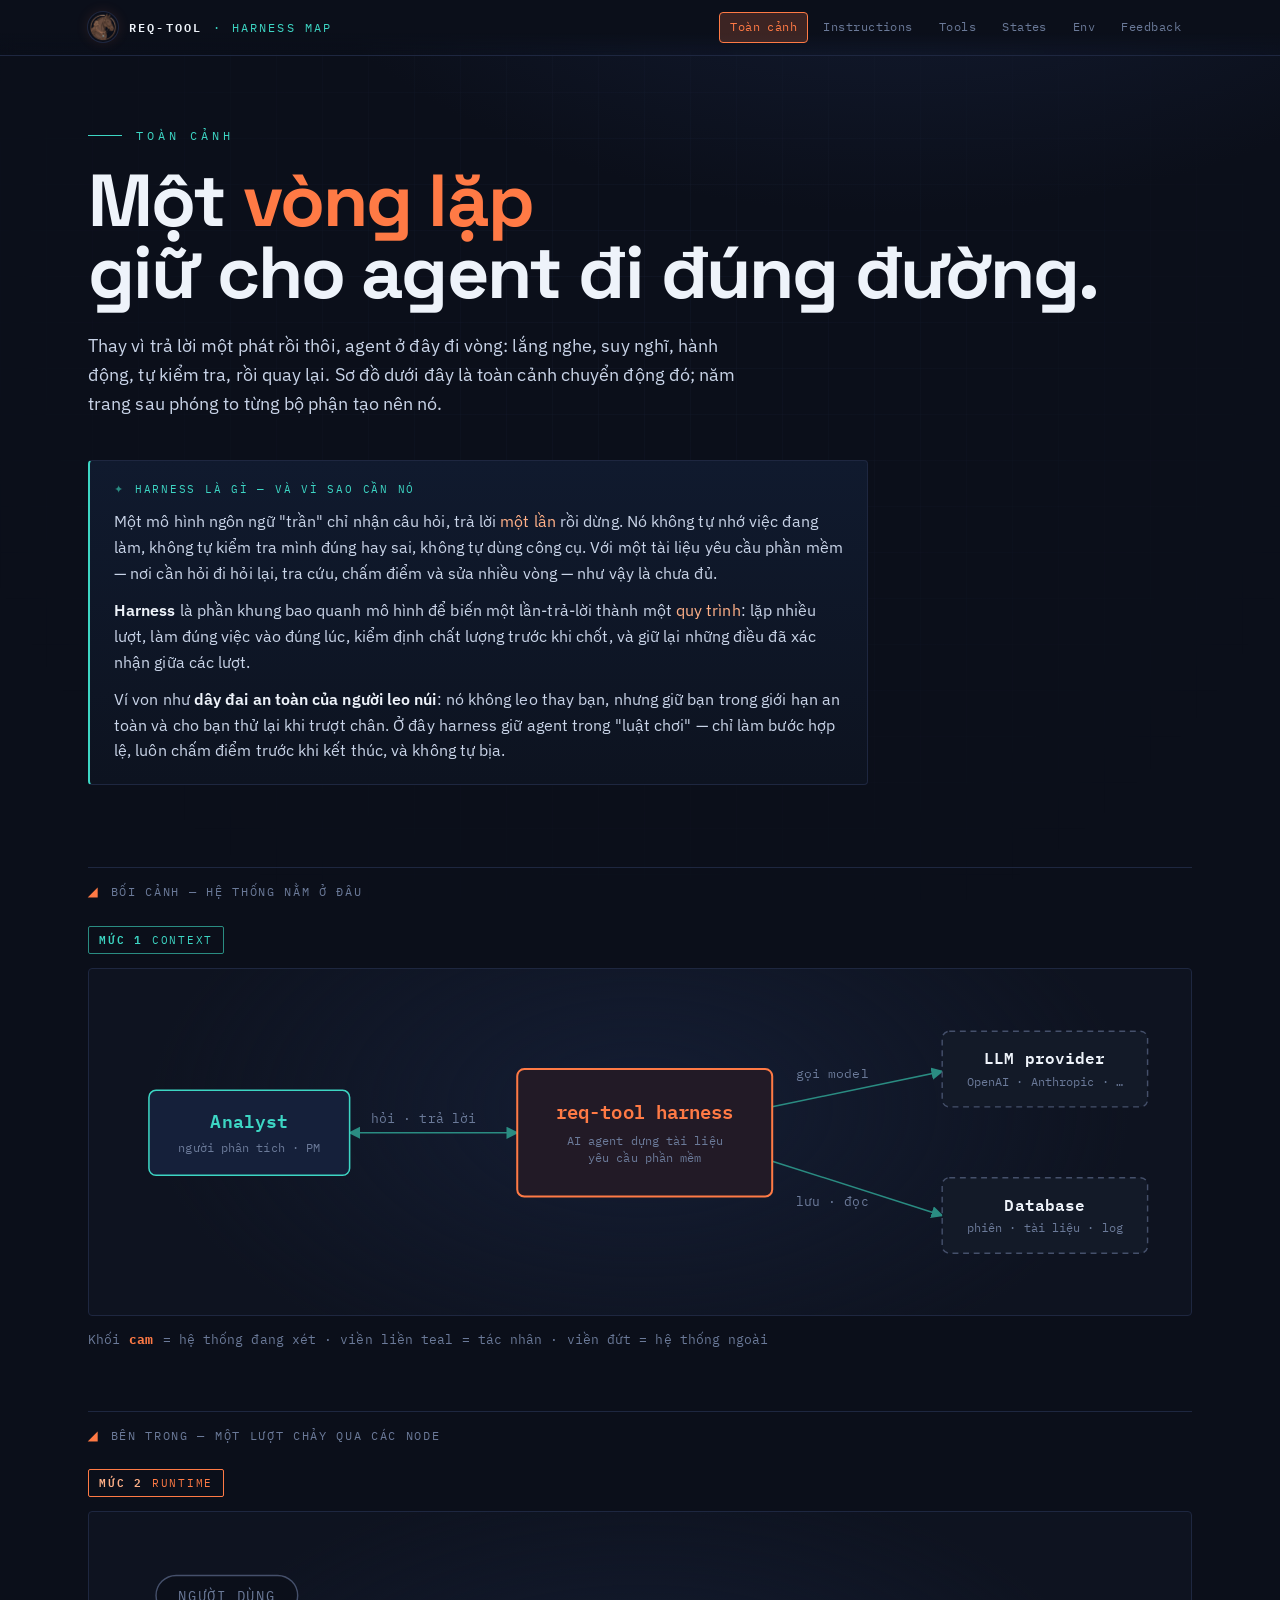
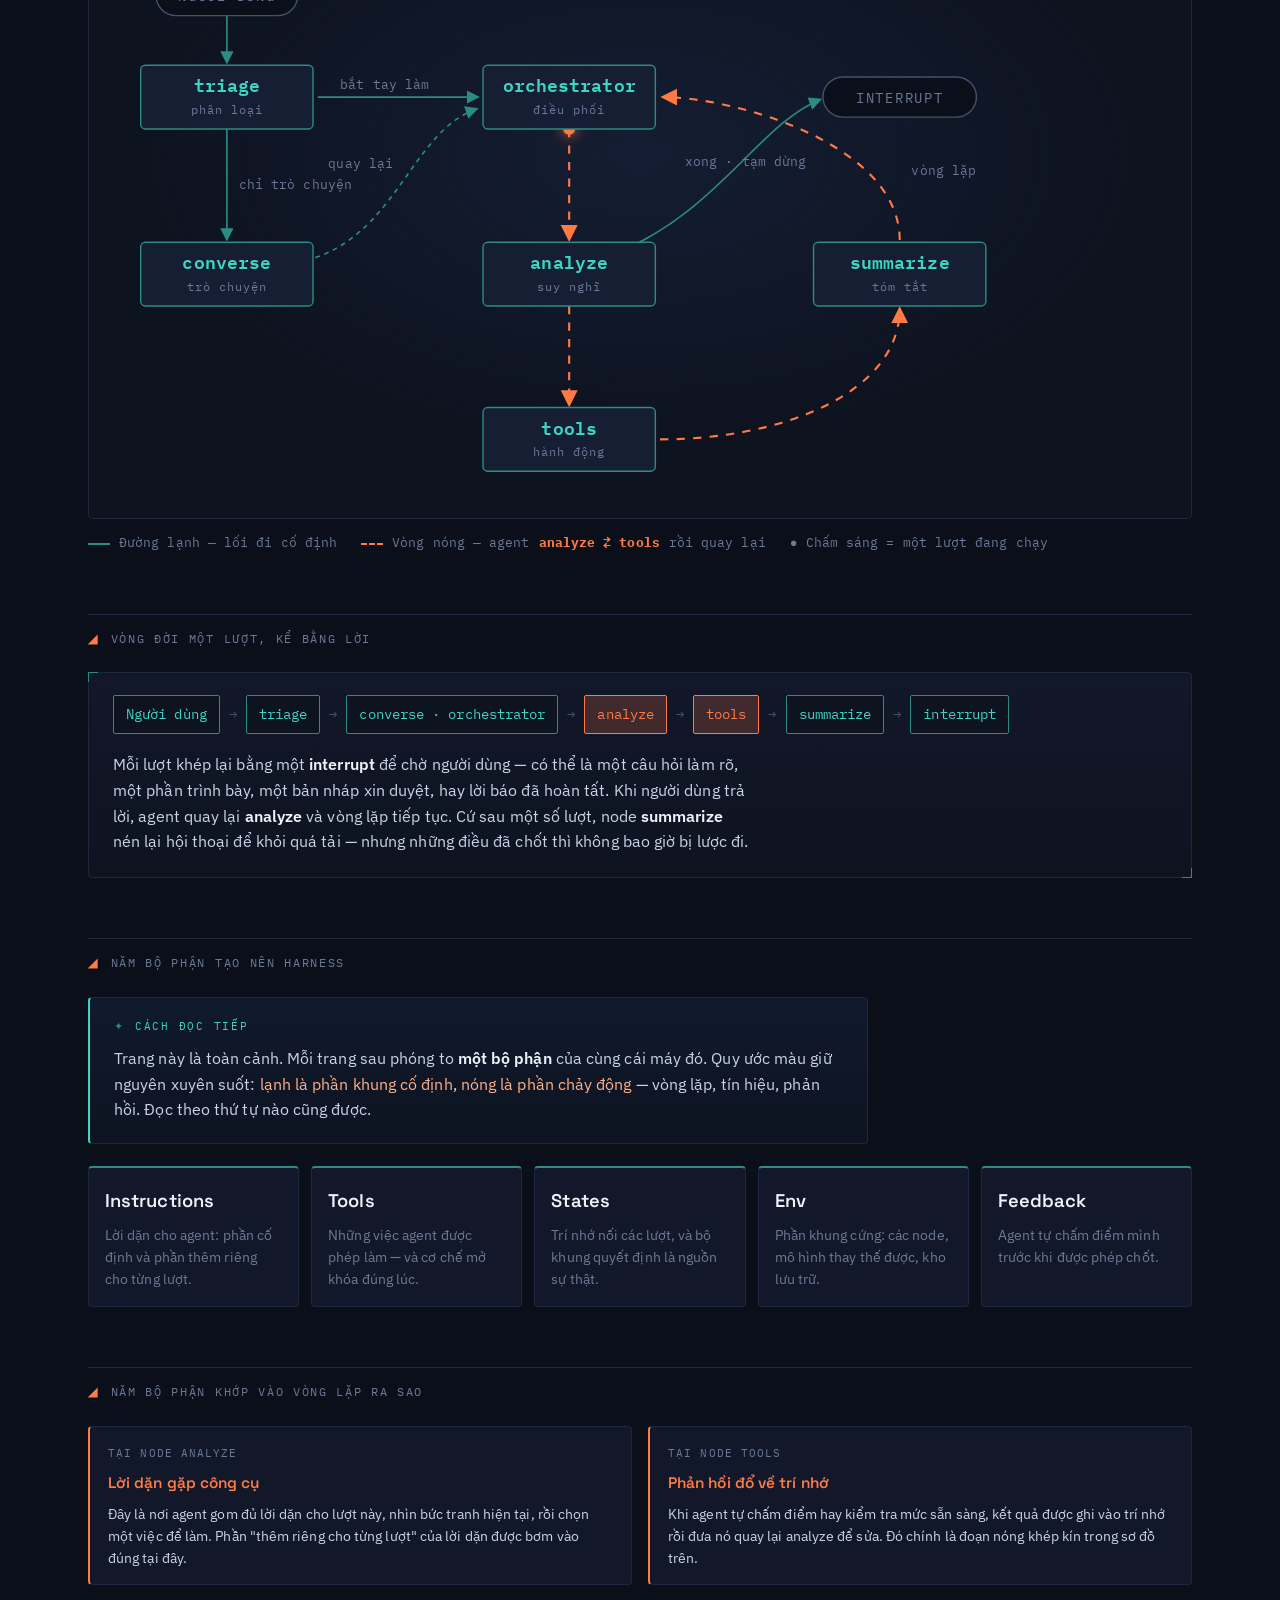
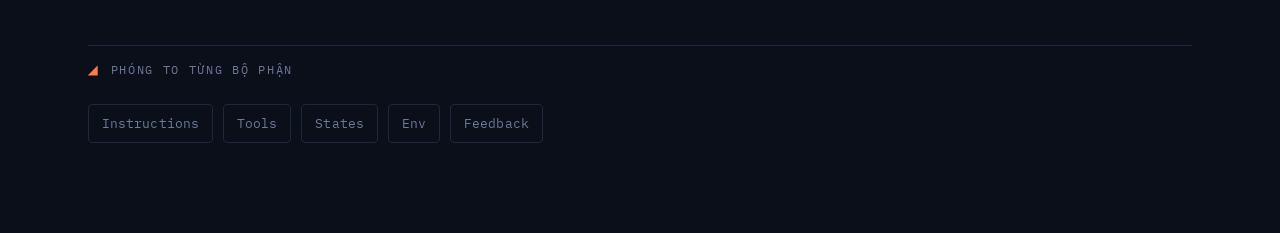
<file: index.html>
<!doctype html>
<html lang="vi">
  <head>
    <meta charset="UTF-8" />
    <meta name="viewport" content="width=device-width, initial-scale=1.0" />
    <title>Harness Map · Toàn cảnh</title>
    <meta
      name="description"
      content="Trực quan hóa harness: vòng lặp giúp một agent xử lý tài liệu yêu cầu phần mềm."
    />
    <link rel="icon" type="image/png" href="logo.png" />
    <meta property="og:type" content="website" />
    <meta property="og:site_name" content="req-tool · harness map" />
    <meta property="og:title" content="Harness Map · Toàn cảnh" />
    <meta
      property="og:description"
      content="Trực quan hóa harness: vòng lặp giúp một agent xử lý tài liệu yêu cầu phần mềm."
    />
    <meta
      property="og:image"
      content="https://unibean9.github.io/req-tool-harness/metadata.png"
    />
    <meta property="og:url" content="https://unibean9.github.io/req-tool-harness/" />
    <meta name="twitter:card" content="summary_large_image" />
    <meta
      name="twitter:image"
      content="https://unibean9.github.io/req-tool-harness/metadata.png"
    />
    <link rel="stylesheet" href="harness.css" />
  </head>
  <body>
    <nav class="nav">
      <div class="nav-inner">
        <a class="nav-brand" href="index.html"><img src="logo.png" alt="Harness logo" class="brand-logo" width="30" height="30" /><b>req-tool</b> · harness map</a>
        <div class="sheet-tabs">
          <a href="index.html" class="is-active">Toàn cảnh</a>
          <a href="instructions.html">Instructions</a>
          <a href="tools.html">Tools</a>
          <a href="states.html">States</a>
          <a href="env.html">Env</a>
          <a href="feedback.html">Feedback</a>
        </div>
      </div>
    </nav>

    <div class="wrap">
      <header class="sheet-head">
        <div class="eyebrow">Toàn cảnh</div>
        <h1 class="sheet-title">
          Một <span class="accent">vòng lặp</span><br />giữ cho agent đi đúng
          đường.
        </h1>
        <p class="lead">
          Thay vì trả lời một phát rồi thôi, agent ở đây đi vòng: lắng nghe, suy
          nghĩ, hành động, tự kiểm tra, rồi quay lại. Sơ đồ dưới đây là toàn
          cảnh chuyển động đó; năm trang sau phóng to từng bộ phận tạo nên nó.
        </p>
      </header>

      <!-- KHÁI NIỆM -->
      <section class="section" style="padding-top: 8px">
        <div class="note">
          <div class="nl">Harness là gì — và vì sao cần nó</div>
          <p>
            Một mô hình ngôn ngữ "trần" chỉ nhận câu hỏi, trả lời
            <em>một lần</em> rồi dừng. Nó không tự nhớ việc đang làm, không tự
            kiểm tra mình đúng hay sai, không tự dùng công cụ. Với một tài liệu
            yêu cầu phần mềm — nơi cần hỏi đi hỏi lại, tra cứu, chấm điểm và sửa
            nhiều vòng — như vậy là chưa đủ.
          </p>
          <p>
            <b>Harness</b> là phần khung bao quanh mô hình để biến một
            lần-trả-lời thành một <em>quy trình</em>: lặp nhiều lượt, làm đúng
            việc vào đúng lúc, kiểm định chất lượng trước khi chốt, và giữ lại
            những điều đã xác nhận giữa các lượt.
          </p>
          <p>
            Ví von như <b>dây đai an toàn của người leo núi</b>: nó không leo
            thay bạn, nhưng giữ bạn trong giới hạn an toàn và cho bạn thử lại
            khi trượt chân. Ở đây harness giữ agent trong "luật chơi" — chỉ làm
            bước hợp lệ, luôn chấm điểm trước khi kết thúc, và không tự bịa.
          </p>
        </div>
      </section>

      <!-- L1 CONTEXT -->
      <section class="section">
        <div class="section-label">
          <span class="sn">◢</span> Bối cảnh — hệ thống nằm ở đâu
        </div>
        <div style="margin-bottom: 14px">
          <span class="lvl t"><span class="ln">Mức 1</span> Context</span>
        </div>
        <div class="diagram-wrap">
          <svg viewBox="0 0 920 280" role="img" aria-label="Sơ đồ bối cảnh: Analyst dùng harness, harness gọi LLM và đọc ghi database">
            <defs>
              <marker id="ca" markerWidth="9" markerHeight="9" refX="7" refY="4" orient="auto-start-reverse">
                <path d="M0,0 L8,4 L0,8 Z" fill="#2A8C82"></path>
              </marker>
            </defs>
            <!-- edges -->
            <path class="c4-edge" d="M 214 132 L 356 132" marker-start="url(#ca)" marker-end="url(#ca)"></path>
            <text class="c4-elabel" x="232" y="124" font-size="11">hỏi · trả lời</text>
            <path class="c4-edge" d="M 572 110 L 716 80" marker-end="url(#ca)"></path>
            <text class="c4-elabel" x="592" y="86" font-size="11">gọi model</text>
            <path class="c4-edge" d="M 572 156 L 716 202" marker-end="url(#ca)"></path>
            <text class="c4-elabel" x="592" y="194" font-size="11">lưu · đọc</text>

            <!-- actor -->
            <rect class="c4-actor" x="44" y="96" width="170" height="72" rx="6"></rect>
            <text class="c4-ts" x="129" y="128" text-anchor="middle" font-size="15">Analyst</text>
            <text class="c4-cap" x="129" y="148" text-anchor="middle" font-size="10.5">người phân tích · PM</text>

            <!-- system in scope -->
            <rect class="c4-focus" x="356" y="78" width="216" height="108" rx="6"></rect>
            <text class="c4-th" x="464" y="120" text-anchor="middle" font-size="16">req-tool harness</text>
            <text class="c4-cap" x="464" y="142" text-anchor="middle" font-size="10.5">AI agent dựng tài liệu</text>
            <text class="c4-cap" x="464" y="157" text-anchor="middle" font-size="10.5">yêu cầu phần mềm</text>

            <!-- external systems -->
            <rect class="c4-ext" x="716" y="46" width="174" height="64" rx="6"></rect>
            <text class="c4-t" x="803" y="74" text-anchor="middle" font-size="13.5">LLM provider</text>
            <text class="c4-cap" x="803" y="92" text-anchor="middle" font-size="10">OpenAI · Anthropic · …</text>
            <rect class="c4-ext" x="716" y="170" width="174" height="64" rx="6"></rect>
            <text class="c4-t" x="803" y="198" text-anchor="middle" font-size="13.5">Database</text>
            <text class="c4-cap" x="803" y="216" text-anchor="middle" font-size="10">phiên · tài liệu · log</text>
          </svg>
        </div>
        <div class="legend">
          <span class="li">Khối <b style="color:var(--signal)">cam</b> = hệ thống đang xét · viền liền teal = tác nhân · viền đứt = hệ thống ngoài</span>
        </div>
      </section>

      <!-- HERO DIAGRAM -->
      <section class="section">
        <div class="section-label">
          <span class="sn">◢</span> Bên trong — một lượt chảy qua các node
        </div>
        <div style="margin-bottom: 14px">
          <span class="lvl"><span class="ln">Mức 2</span> Runtime</span>
        </div>

        <div class="diagram-wrap">
          <svg
            viewBox="0 0 920 500"
            role="img"
            aria-label="Sơ đồ luồng gồm sáu trạm: phân loại, trò chuyện, điều phối, suy nghĩ, hành động, tóm tắt"
          >
            <defs>
              <marker
                id="arr"
                markerWidth="9"
                markerHeight="9"
                refX="7"
                refY="4"
                orient="auto"
              >
                <path d="M0,0 L8,4 L0,8 Z" fill="#2A8C82"></path>
              </marker>
              <marker
                id="arrS"
                markerWidth="9"
                markerHeight="9"
                refX="7"
                refY="4"
                orient="auto"
              >
                <path d="M0,0 L8,4 L0,8 Z" fill="#FF7A45"></path>
              </marker>
            </defs>

            <!-- static teal edges -->
            <path
              class="edge"
              d="M 110 81 L 110 121"
              marker-end="url(#arr)"
            ></path>
            <path
              class="edge"
              d="M 187 150 L 323 150"
              marker-end="url(#arr)"
            ></path>
            <text class="edge-label" x="206" y="143">bắt tay làm</text>
            <path
              class="edge"
              d="M 110 177 L 110 271"
              marker-end="url(#arr)"
            ></path>
            <text class="edge-label" x="120" y="228">chỉ trò chuyện</text>
            <path
              class="edge"
              stroke-dasharray="4 4"
              d="M 185 286 C 255 262 268 178 322 160"
              marker-end="url(#arr)"
            ></path>
            <text class="edge-label" x="196" y="210">quay lại</text>
            <path
              class="edge"
              d="M 440 282 C 525 248 562 172 613 152"
              marker-end="url(#arr)"
            ></path>
            <text class="edge-label" x="498" y="208">xong · tạm dừng</text>

            <!-- hot amber loop -->
            <path
              class="edge-loop"
              d="M 400 177 L 400 271"
              marker-end="url(#arrS)"
            ></path>
            <path
              class="edge-loop"
              d="M 400 327 L 400 411"
              marker-end="url(#arrS)"
            ></path>
            <path
              class="edge-loop"
              d="M 477 440 C 582 440 680 400 680 329"
              marker-end="url(#arrS)"
            ></path>
            <path
              class="edge-loop"
              d="M 680 271 C 680 190 540 150 479 150"
              marker-end="url(#arrS)"
            ></path>
            <text class="edge-label" x="690" y="216" fill="#FF7A45">
              vòng lặp
            </text>

            <!-- moving signal packet -->
            <circle class="packet packet-path" r="5"></circle>

            <!-- IO pills -->
            <rect
              class="n-rect io"
              x="50"
              y="47"
              width="120"
              height="34"
              rx="17"
            ></rect>
            <text class="io-label" x="110" y="69" text-anchor="middle">
              NGƯỜI DÙNG
            </text>
            <rect
              class="n-rect io"
              x="615"
              y="133"
              width="130"
              height="34"
              rx="17"
            ></rect>
            <text class="io-label" x="680" y="155" text-anchor="middle">
              INTERRUPT
            </text>

            <!-- nodes -->
            <rect
              class="n-rect"
              x="37"
              y="123"
              width="146"
              height="54"
              rx="4"
            ></rect>
            <text class="n-label" x="110" y="146" text-anchor="middle">
              triage
            </text>
            <text class="n-sub" x="110" y="164" text-anchor="middle">
              phân loại
            </text>

            <rect
              class="n-rect"
              x="37"
              y="273"
              width="146"
              height="54"
              rx="4"
            ></rect>
            <text class="n-label" x="110" y="296" text-anchor="middle">
              converse
            </text>
            <text class="n-sub" x="110" y="314" text-anchor="middle">
              trò chuyện
            </text>

            <rect
              class="n-rect"
              x="327"
              y="123"
              width="146"
              height="54"
              rx="4"
            ></rect>
            <text class="n-label" x="400" y="146" text-anchor="middle">
              orchestrator
            </text>
            <text class="n-sub" x="400" y="164" text-anchor="middle">
              điều phối
            </text>

            <rect
              class="n-rect"
              x="327"
              y="273"
              width="146"
              height="54"
              rx="4"
              stroke="#FF7A45"
            ></rect>
            <text
              class="n-label"
              x="400"
              y="296"
              text-anchor="middle"
              fill="#FF7A45"
            >
              analyze
            </text>
            <text class="n-sub" x="400" y="314" text-anchor="middle">
              suy nghĩ
            </text>

            <rect
              class="n-rect"
              x="327"
              y="413"
              width="146"
              height="54"
              rx="4"
              stroke="#FF7A45"
            ></rect>
            <text
              class="n-label"
              x="400"
              y="436"
              text-anchor="middle"
              fill="#FF7A45"
            >
              tools
            </text>
            <text class="n-sub" x="400" y="454" text-anchor="middle">
              hành động
            </text>

            <rect
              class="n-rect"
              x="607"
              y="273"
              width="146"
              height="54"
              rx="4"
            ></rect>
            <text class="n-label" x="680" y="296" text-anchor="middle">
              summarize
            </text>
            <text class="n-sub" x="680" y="314" text-anchor="middle">
              tóm tắt
            </text>
          </svg>
        </div>

        <div class="legend">
          <span class="li"
            ><span class="sw"></span> Đường lạnh — lối đi cố định</span
          >
          <span class="li"
            ><span class="sw loop"></span> Vòng nóng — agent
            <b style="color: var(--signal)">analyze ⇄ tools</b> rồi quay
            lại</span
          >
          <span class="li">● Chấm sáng = một lượt đang chạy</span>
        </div>
      </section>

      <!-- LIFECYCLE -->
      <section class="section">
        <div class="section-label">
          <span class="sn">◢</span> Vòng đời một lượt, kể bằng lời
        </div>
        <div class="panel ticks">
          <div class="flow">
            <span class="node">Người dùng</span><span class="arr">→</span>
            <span class="node">triage</span><span class="arr">→</span>
            <span class="node">converse · orchestrator</span
            ><span class="arr">→</span> <span class="node s">analyze</span
            ><span class="arr">→</span> <span class="node s">tools</span
            ><span class="arr">→</span>
            <span class="node">summarize</span
            ><span class="arr">→</span>
            <span class="node">interrupt</span>
          </div>
          <p class="p" style="margin-top: 18px; margin-bottom: 0">
            Mỗi lượt khép lại bằng một <b>interrupt</b> để chờ người dùng — có
            thể là một câu hỏi làm rõ, một phần trình bày, một bản nháp xin
            duyệt, hay lời báo đã hoàn tất. Khi người dùng trả lời, agent quay
            lại <b>analyze</b> và vòng lặp tiếp tục. Cứ sau một số lượt, node
            <b>summarize</b> nén lại hội thoại để khỏi quá tải — nhưng những
            điều đã chốt thì không bao giờ bị lược đi.
          </p>
        </div>
      </section>

      <!-- COMPONENT MAP -->
      <section class="section">
        <div class="section-label">
          <span class="sn">◢</span> Năm bộ phận tạo nên harness
        </div>
        <div class="note" style="margin-bottom: 22px">
          <div class="nl">Cách đọc tiếp</div>
          <p>
            Trang này là toàn cảnh. Mỗi trang sau phóng to
            <b>một bộ phận</b> của cùng cái máy đó. Quy ước màu giữ nguyên xuyên
            suốt: <em>lạnh là phần khung cố định</em>,
            <em>nóng là phần chảy động</em> — vòng lặp, tín hiệu, phản hồi. Đọc
            theo thứ tự nào cũng được.
          </p>
        </div>
        <div class="map-grid">
          <a class="map-card" href="instructions.html">
            <span class="mt">Instructions</span>
            <span class="md"
              >Lời dặn cho agent: phần cố định và phần thêm riêng cho từng
              lượt.</span
            >
          </a>
          <a class="map-card" href="tools.html">
            <span class="mt">Tools</span>
            <span class="md"
              >Những việc agent được phép làm — và cơ chế mở khóa đúng
              lúc.</span
            >
          </a>
          <a class="map-card" href="states.html">
            <span class="mt">States</span>
            <span class="md"
              >Trí nhớ nối các lượt, và bộ khung quyết định là nguồn sự
              thật.</span
            >
          </a>
          <a class="map-card" href="env.html">
            <span class="mt">Env</span>
            <span class="md"
              >Phần khung cứng: các node, mô hình thay thế được, kho lưu
              trữ.</span
            >
          </a>
          <a class="map-card" href="feedback.html">
            <span class="mt">Feedback</span>
            <span class="md"
              >Agent tự chấm điểm mình trước khi được phép chốt.</span
            >
          </a>
        </div>
      </section>

      <!-- HOW THEY CONNECT -->
      <section class="section">
        <div class="section-label">
          <span class="sn">◢</span> Năm bộ phận khớp vào vòng lặp ra sao
        </div>
        <div class="grid cols-2">
          <div class="card signal">
            <div class="kind">tại node analyze</div>
            <div
              class="name"
              style="font-family: var(--display); color: var(--signal)"
            >
              Lời dặn gặp công cụ
            </div>
            <div class="desc">
              Đây là nơi agent gom đủ lời dặn cho lượt này, nhìn bức tranh hiện
              tại, rồi chọn một việc để làm. Phần "thêm riêng cho từng lượt" của
              lời dặn được bơm vào đúng tại đây.
            </div>
          </div>
          <div class="card signal">
            <div class="kind">tại node tools</div>
            <div
              class="name"
              style="font-family: var(--display); color: var(--signal)"
            >
              Phản hồi đổ về trí nhớ
            </div>
            <div class="desc">
              Khi agent tự chấm điểm hay kiểm tra mức sẵn sàng, kết quả được ghi
              vào trí nhớ rồi đưa nó quay lại analyze để sửa. Đó chính là
              đoạn nóng khép kín trong sơ đồ trên.
            </div>
          </div>
        </div>
      </section>

      <!-- EXPLORE -->
      <section class="section">
        <div class="section-label">
          <span class="sn">◢</span> Phóng to từng bộ phận
        </div>
        <div class="xlinks">
          <a class="xlink" href="instructions.html">Instructions</a>
          <a class="xlink" href="tools.html">Tools</a>
          <a class="xlink" href="states.html">States</a>
          <a class="xlink" href="env.html">Env</a>
          <a class="xlink" href="feedback.html">Feedback</a>
        </div>
      </section>
      <div style="height: 60px"></div>
    </div>
  </body>
</html>
</file>
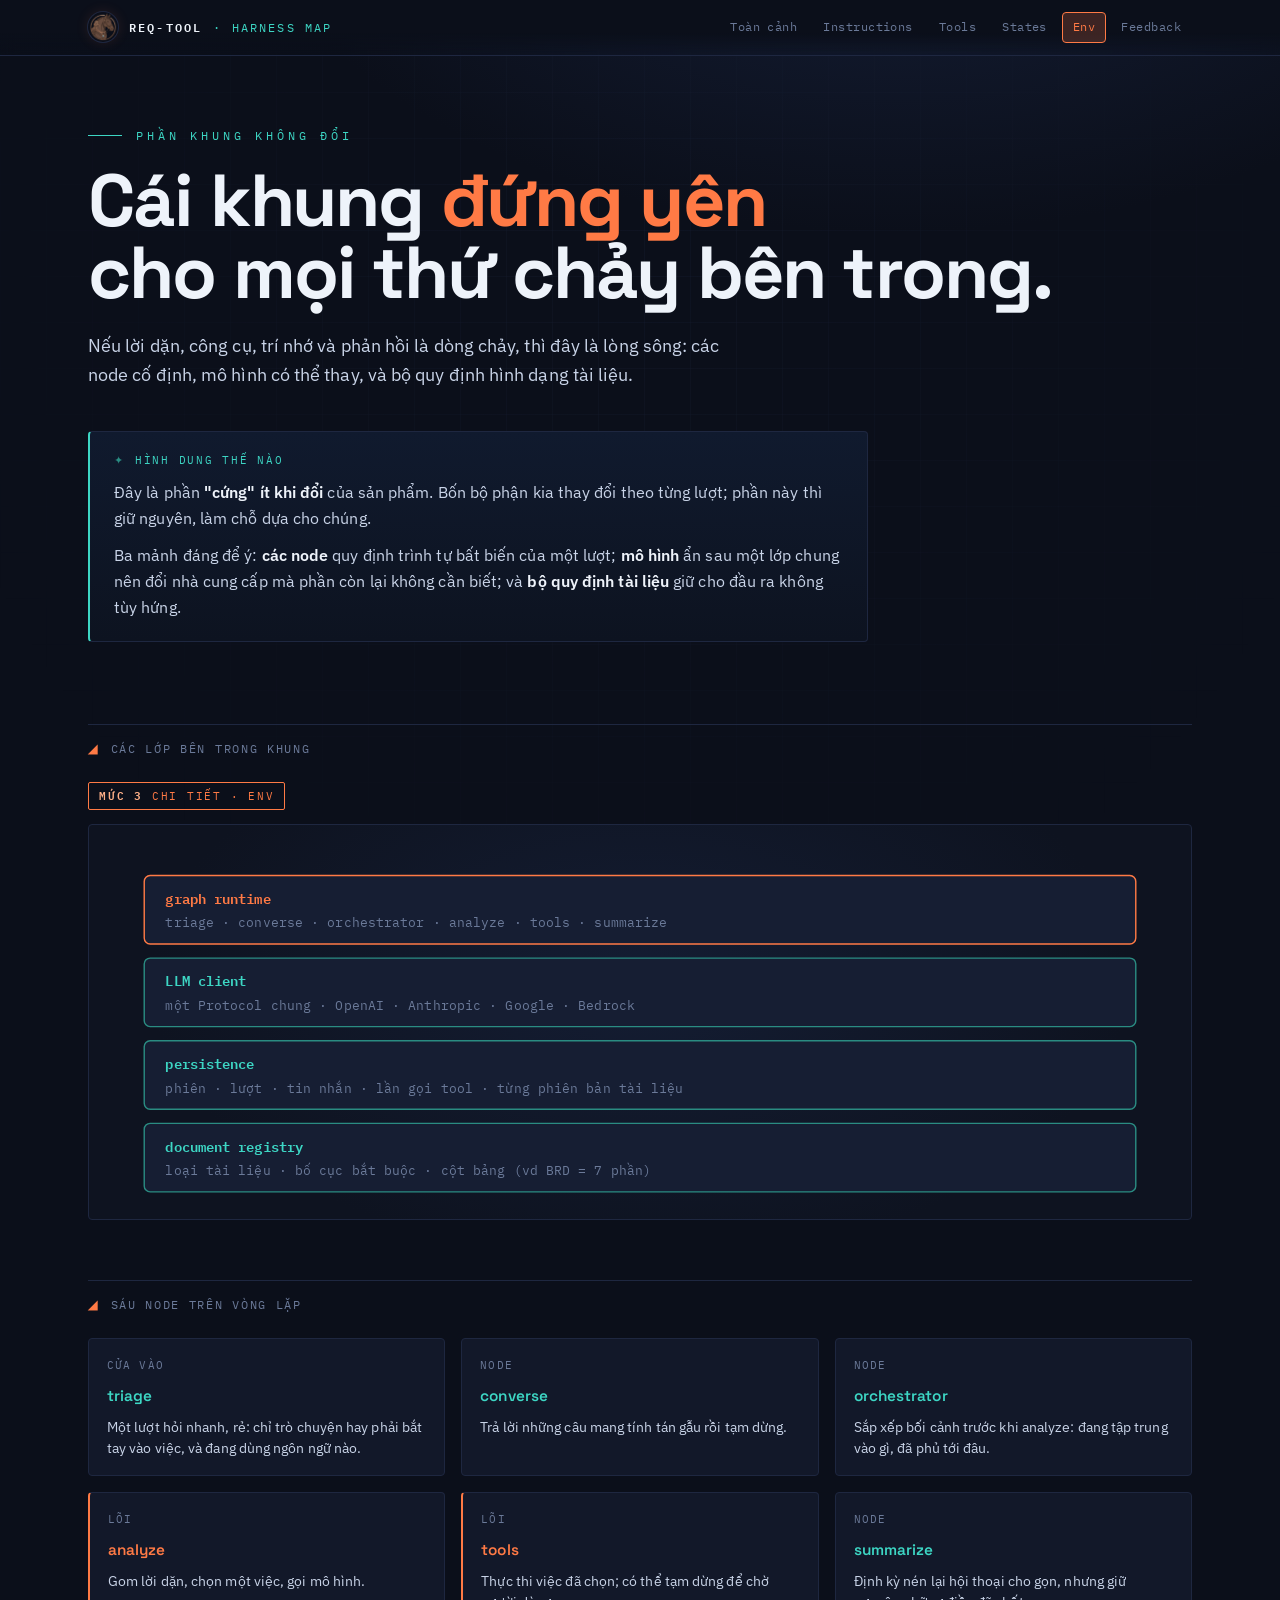
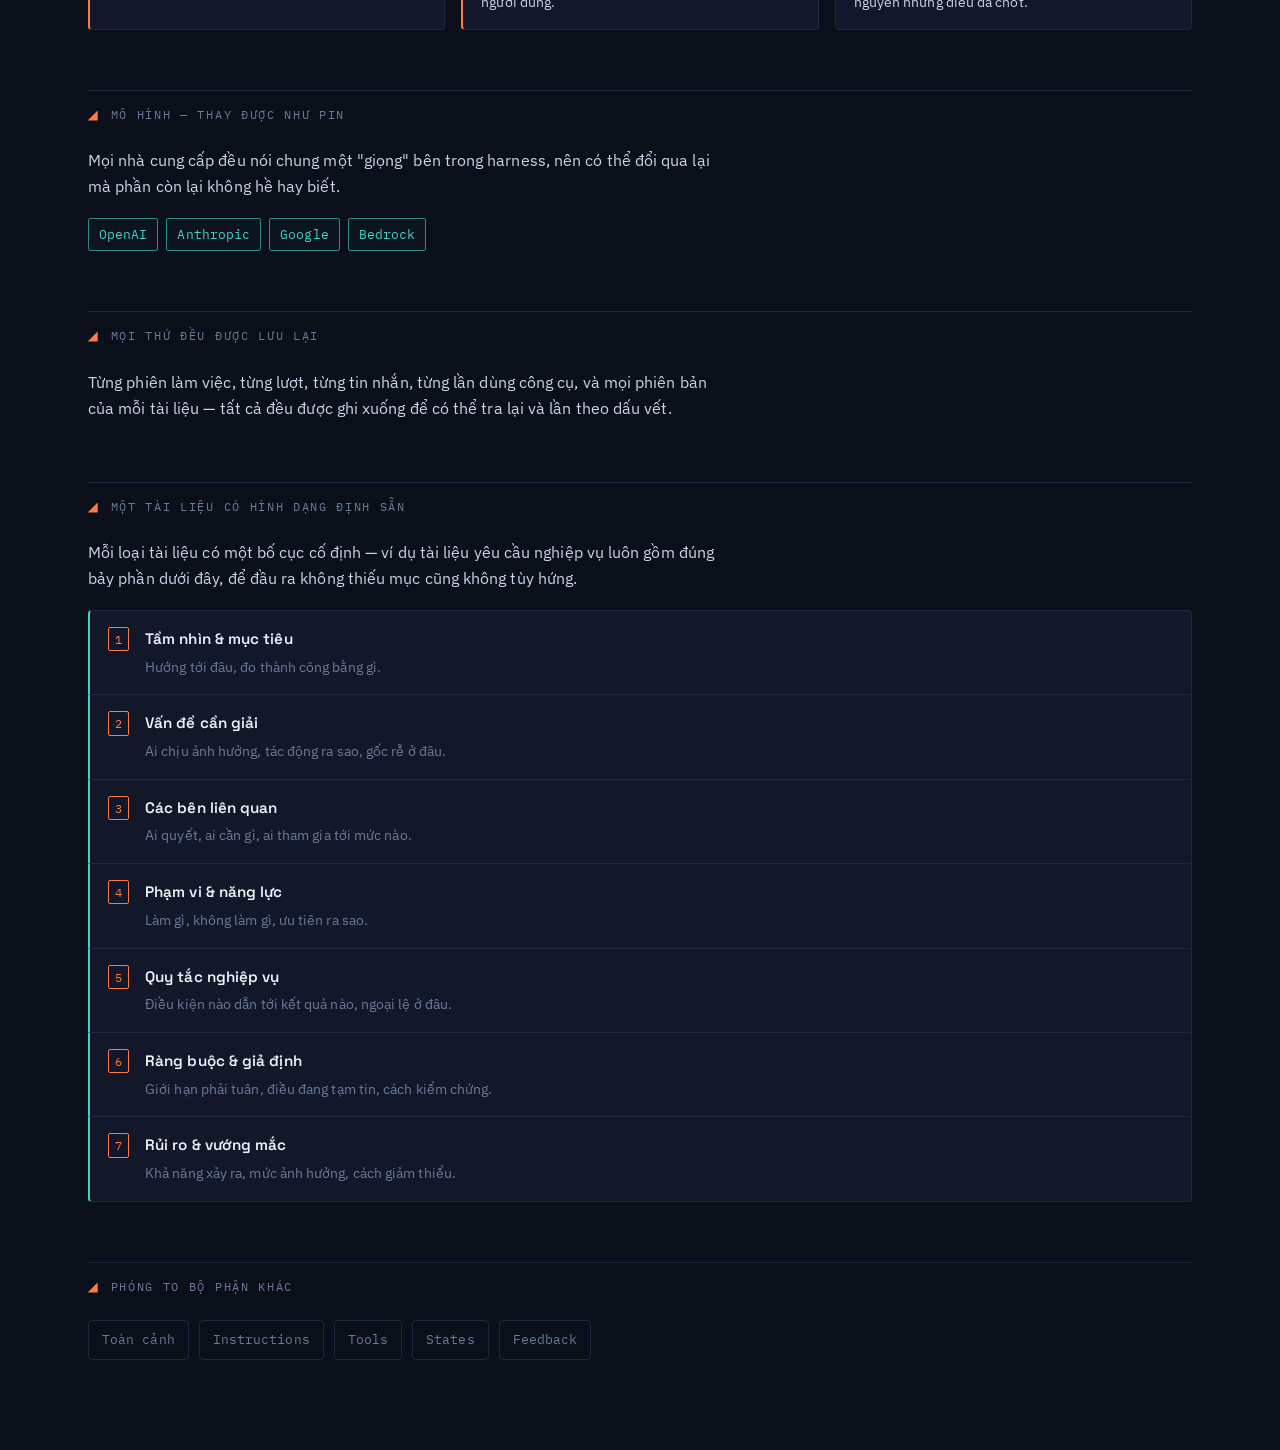
<file: env.html>
<!DOCTYPE html>
<html lang="vi">
<head>
<meta charset="UTF-8">
<meta name="viewport" content="width=device-width, initial-scale=1.0">
<title>Harness Map · Env</title>
<meta name="description" content="Phần khung cứng: các node, mô hình thay thế được, kho lưu trữ.">
<link rel="icon" type="image/png" href="logo.png">
<meta property="og:type" content="website">
<meta property="og:site_name" content="req-tool · harness map">
<meta property="og:title" content="Harness Map · Env">
<meta property="og:description" content="Phần khung cứng: các node, mô hình thay thế được, kho lưu trữ.">
<meta property="og:image" content="https://unibean9.github.io/req-tool-harness/metadata.png">
<meta property="og:url" content="https://unibean9.github.io/req-tool-harness/env.html">
<meta name="twitter:card" content="summary_large_image">
<meta name="twitter:image" content="https://unibean9.github.io/req-tool-harness/metadata.png">
<link rel="stylesheet" href="harness.css">
</head>
<body>

<nav class="nav">
  <div class="nav-inner">
    <a class="nav-brand" href="index.html"><img src="logo.png" alt="Harness logo" class="brand-logo" width="30" height="30"><b>req-tool</b> · harness map</a>
    <div class="sheet-tabs">
      <a href="index.html">Toàn cảnh</a>
      <a href="instructions.html">Instructions</a>
      <a href="tools.html">Tools</a>
      <a href="states.html">States</a>
      <a href="env.html" class="is-active">Env</a>
      <a href="feedback.html">Feedback</a>
    </div>
  </div>
</nav>

<div class="wrap">

  <header class="sheet-head">
    <div class="eyebrow">Phần khung không đổi</div>
    <h1 class="sheet-title">Cái khung <span class="accent">đứng yên</span><br>cho mọi thứ chảy bên trong.</h1>
    <p class="lead">Nếu lời dặn, công cụ, trí nhớ và phản hồi là dòng chảy, thì đây là lòng sông: các node cố định, mô hình có thể thay, và bộ quy định hình dạng tài liệu.</p>
  </header>

  <section class="section" style="padding-top:8px">
    <div class="note">
      <div class="nl">Hình dung thế nào</div>
      <p>Đây là phần <b>"cứng" ít khi đổi</b> của sản phẩm. Bốn bộ phận kia thay đổi theo từng lượt; phần này thì giữ nguyên, làm chỗ dựa cho chúng.</p>
      <p>Ba mảnh đáng để ý: <b>các node</b> quy định trình tự bất biến của một lượt; <b>mô hình</b> ẩn sau một lớp chung nên đổi nhà cung cấp mà phần còn lại không cần biết; và <b>bộ quy định tài liệu</b> giữ cho đầu ra không tùy hứng.</p>
    </div>
  </section>

  <!-- L3 DIAGRAM -->
  <section class="section">
    <div class="section-label"><span class="sn">◢</span> Các lớp bên trong khung</div>
    <div style="margin-bottom:14px"><span class="lvl"><span class="ln">Mức 3</span> Chi tiết · env</span></div>
    <div class="diagram-wrap">
      <svg viewBox="0 0 920 320" role="img" aria-label="Bốn lớp container: graph runtime, LLM client, persistence, registry">
        <rect class="c4-box hot" x="40" y="36" width="840" height="58" rx="5"></rect>
        <text class="c4-th" x="58" y="60" font-size="12">graph runtime</text>
        <text class="c4-cap" x="58" y="80" font-size="11">triage · converse · orchestrator · analyze · tools · summarize</text>
        <rect class="c4-box" x="40" y="106" width="840" height="58" rx="5"></rect>
        <text class="c4-ts" x="58" y="130" font-size="12">LLM client</text>
        <text class="c4-cap" x="58" y="150" font-size="11">một Protocol chung · OpenAI · Anthropic · Google · Bedrock</text>
        <rect class="c4-box" x="40" y="176" width="840" height="58" rx="5"></rect>
        <text class="c4-ts" x="58" y="200" font-size="12">persistence</text>
        <text class="c4-cap" x="58" y="220" font-size="11">phiên · lượt · tin nhắn · lần gọi tool · từng phiên bản tài liệu</text>
        <rect class="c4-box" x="40" y="246" width="840" height="58" rx="5"></rect>
        <text class="c4-ts" x="58" y="270" font-size="12">document registry</text>
        <text class="c4-cap" x="58" y="290" font-size="11">loại tài liệu · bố cục bắt buộc · cột bảng (vd BRD = 7 phần)</text>
      </svg>
    </div>
  </section>

  <!-- STATIONS -->
  <section class="section">
    <div class="section-label"><span class="sn">◢</span> Sáu node trên vòng lặp</div>
    <div class="grid cols-3">
      <div class="card"><div class="kind">cửa vào</div><div class="name" style="font-family:var(--display)">triage</div><div class="desc">Một lượt hỏi nhanh, rẻ: chỉ trò chuyện hay phải bắt tay vào việc, và đang dùng ngôn ngữ nào.</div></div>
      <div class="card"><div class="kind">node</div><div class="name" style="font-family:var(--display)">converse</div><div class="desc">Trả lời những câu mang tính tán gẫu rồi tạm dừng.</div></div>
      <div class="card"><div class="kind">node</div><div class="name" style="font-family:var(--display)">orchestrator</div><div class="desc">Sắp xếp bối cảnh trước khi analyze: đang tập trung vào gì, đã phủ tới đâu.</div></div>
      <div class="card signal"><div class="kind">lõi</div><div class="name" style="font-family:var(--display);color:var(--signal)">analyze</div><div class="desc">Gom lời dặn, chọn một việc, gọi mô hình.</div></div>
      <div class="card signal"><div class="kind">lõi</div><div class="name" style="font-family:var(--display);color:var(--signal)">tools</div><div class="desc">Thực thi việc đã chọn; có thể tạm dừng để chờ người dùng.</div></div>
      <div class="card"><div class="kind">node</div><div class="name" style="font-family:var(--display)">summarize</div><div class="desc">Định kỳ nén lại hội thoại cho gọn, nhưng giữ nguyên những điều đã chốt.</div></div>
    </div>
  </section>

  <!-- MODELS -->
  <section class="section">
    <div class="section-label"><span class="sn">◢</span> Mô hình — thay được như pin</div>
    <p class="p">Mọi nhà cung cấp đều nói chung một "giọng" bên trong harness, nên có thể đổi qua lại mà phần còn lại không hề hay biết.</p>
    <div class="chips">
      <span class="chip t">OpenAI</span><span class="chip t">Anthropic</span><span class="chip t">Google</span><span class="chip t">Bedrock</span>
    </div>
  </section>

  <!-- PERSISTENCE -->
  <section class="section">
    <div class="section-label"><span class="sn">◢</span> Mọi thứ đều được lưu lại</div>
    <p class="p" style="margin-bottom:0">Từng phiên làm việc, từng lượt, từng tin nhắn, từng lần dùng công cụ, và mọi phiên bản của mỗi tài liệu — tất cả đều được ghi xuống để có thể tra lại và lần theo dấu vết.</p>
  </section>

  <!-- DOC SHAPE -->
  <section class="section">
    <div class="section-label"><span class="sn">◢</span> Một tài liệu có hình dạng định sẵn</div>
    <p class="p">Mỗi loại tài liệu có một bố cục cố định — ví dụ tài liệu yêu cầu nghiệp vụ luôn gồm đúng bảy phần dưới đây, để đầu ra không thiếu mục cũng không tùy hứng.</p>
    <div class="stack">
      <div class="stack-item stat"><span class="step-n">1</span><div class="body"><div class="ti" style="font-family:var(--display)">Tầm nhìn &amp; mục tiêu</div><div class="sub">Hướng tới đâu, đo thành công bằng gì.</div></div></div>
      <div class="stack-item stat"><span class="step-n">2</span><div class="body"><div class="ti" style="font-family:var(--display)">Vấn đề cần giải</div><div class="sub">Ai chịu ảnh hưởng, tác động ra sao, gốc rễ ở đâu.</div></div></div>
      <div class="stack-item stat"><span class="step-n">3</span><div class="body"><div class="ti" style="font-family:var(--display)">Các bên liên quan</div><div class="sub">Ai quyết, ai cần gì, ai tham gia tới mức nào.</div></div></div>
      <div class="stack-item stat"><span class="step-n">4</span><div class="body"><div class="ti" style="font-family:var(--display)">Phạm vi &amp; năng lực</div><div class="sub">Làm gì, không làm gì, ưu tiên ra sao.</div></div></div>
      <div class="stack-item stat"><span class="step-n">5</span><div class="body"><div class="ti" style="font-family:var(--display)">Quy tắc nghiệp vụ</div><div class="sub">Điều kiện nào dẫn tới kết quả nào, ngoại lệ ở đâu.</div></div></div>
      <div class="stack-item stat"><span class="step-n">6</span><div class="body"><div class="ti" style="font-family:var(--display)">Ràng buộc &amp; giả định</div><div class="sub">Giới hạn phải tuân, điều đang tạm tin, cách kiểm chứng.</div></div></div>
      <div class="stack-item stat"><span class="step-n">7</span><div class="body"><div class="ti" style="font-family:var(--display)">Rủi ro &amp; vướng mắc</div><div class="sub">Khả năng xảy ra, mức ảnh hưởng, cách giảm thiểu.</div></div></div>
    </div>
  </section>

  <section class="section">
    <div class="section-label"><span class="sn">◢</span> Phóng to bộ phận khác</div>
    <div class="xlinks">
      <a class="xlink" href="index.html">Toàn cảnh</a>
      <a class="xlink" href="instructions.html">Instructions</a>
      <a class="xlink" href="tools.html">Tools</a>
      <a class="xlink" href="states.html">States</a>
      <a class="xlink" href="feedback.html">Feedback</a>
    </div>
  </section>
  <div style="height:60px"></div>

</div>
</body>
</html>
</file>
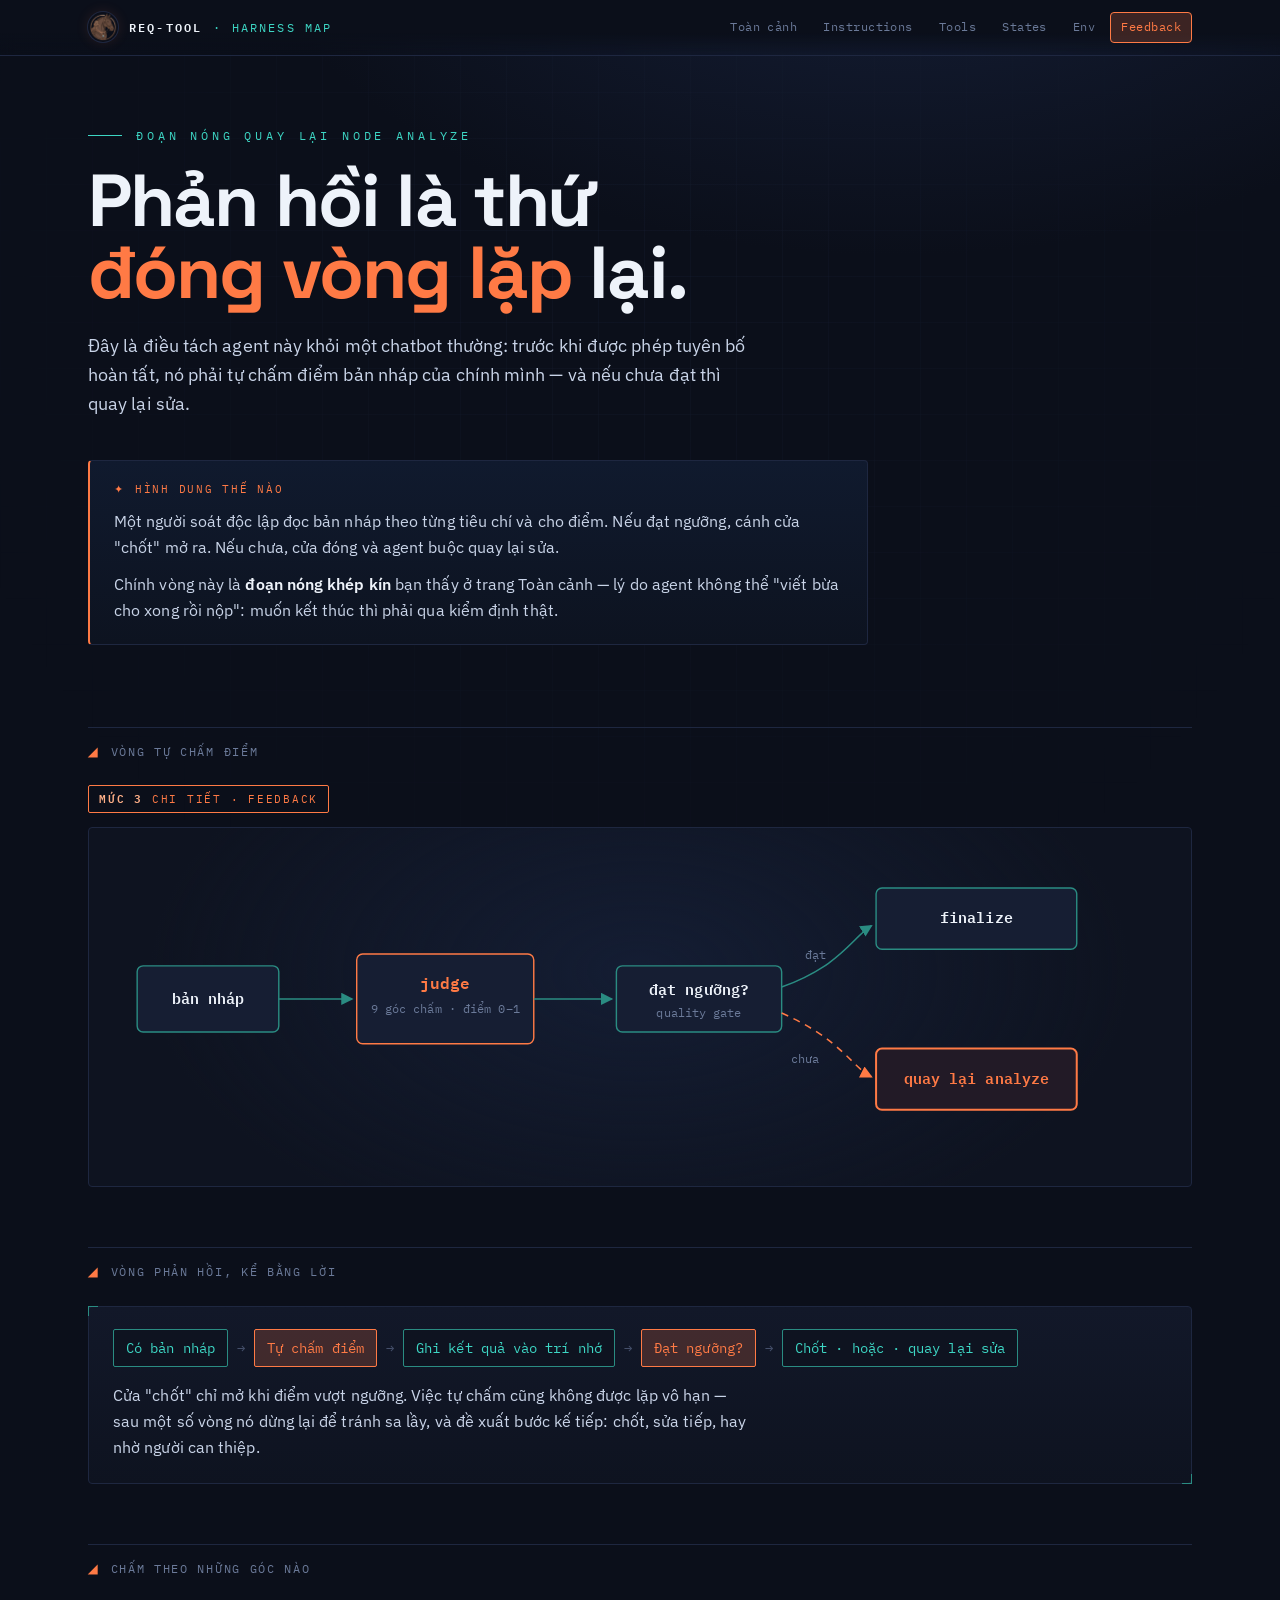
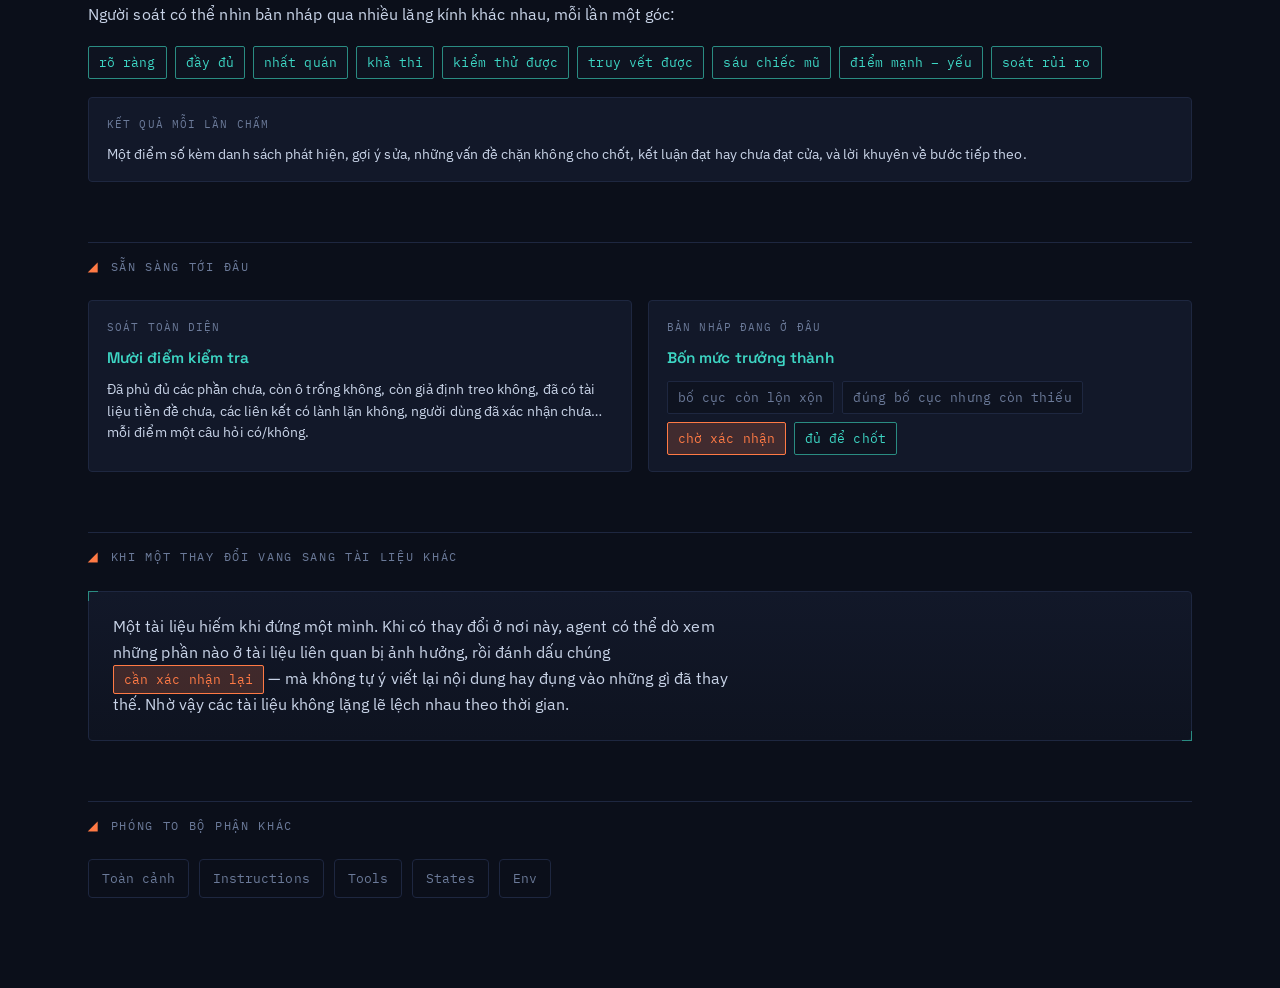
<file: feedback.html>
<!DOCTYPE html>
<html lang="vi">
<head>
<meta charset="UTF-8">
<meta name="viewport" content="width=device-width, initial-scale=1.0">
<title>Harness Map · Feedback</title>
<meta name="description" content="Agent tự chấm điểm mình trước khi được phép chốt.">
<link rel="icon" type="image/png" href="logo.png">
<meta property="og:type" content="website">
<meta property="og:site_name" content="req-tool · harness map">
<meta property="og:title" content="Harness Map · Feedback">
<meta property="og:description" content="Agent tự chấm điểm mình trước khi được phép chốt.">
<meta property="og:image" content="https://unibean9.github.io/req-tool-harness/metadata.png">
<meta property="og:url" content="https://unibean9.github.io/req-tool-harness/feedback.html">
<meta name="twitter:card" content="summary_large_image">
<meta name="twitter:image" content="https://unibean9.github.io/req-tool-harness/metadata.png">
<link rel="stylesheet" href="harness.css">
</head>
<body>

<nav class="nav">
  <div class="nav-inner">
    <a class="nav-brand" href="index.html"><img src="logo.png" alt="Harness logo" class="brand-logo" width="30" height="30"><b>req-tool</b> · harness map</a>
    <div class="sheet-tabs">
      <a href="index.html">Toàn cảnh</a>
      <a href="instructions.html">Instructions</a>
      <a href="tools.html">Tools</a>
      <a href="states.html">States</a>
      <a href="env.html">Env</a>
      <a href="feedback.html" class="is-active">Feedback</a>
    </div>
  </div>
</nav>

<div class="wrap">

  <header class="sheet-head">
    <div class="eyebrow">Đoạn nóng quay lại node analyze</div>
    <h1 class="sheet-title">Phản hồi là thứ<br><span class="accent">đóng vòng lặp</span> lại.</h1>
    <p class="lead">Đây là điều tách agent này khỏi một chatbot thường: trước khi được phép tuyên bố hoàn tất, nó phải tự chấm điểm bản nháp của chính mình — và nếu chưa đạt thì quay lại sửa.</p>
  </header>

  <section class="section" style="padding-top:8px">
    <div class="note signal">
      <div class="nl">Hình dung thế nào</div>
      <p>Một người soát độc lập đọc bản nháp theo từng tiêu chí và cho điểm. Nếu đạt ngưỡng, cánh cửa "chốt" mở ra. Nếu chưa, cửa đóng và agent buộc quay lại sửa.</p>
      <p>Chính vòng này là <b>đoạn nóng khép kín</b> bạn thấy ở trang Toàn cảnh — lý do agent không thể "viết bừa cho xong rồi nộp": muốn kết thúc thì phải qua kiểm định thật.</p>
    </div>
  </section>

  <!-- L3 DIAGRAM -->
  <section class="section">
    <div class="section-label"><span class="sn">◢</span> Vòng tự chấm điểm</div>
    <div style="margin-bottom:14px"><span class="lvl"><span class="ln">Mức 3</span> Chi tiết · feedback</span></div>
    <div class="diagram-wrap">
      <svg viewBox="0 0 920 290" role="img" aria-label="Bản nháp qua judge, chấm điểm, cổng đạt ngưỡng, finalize hoặc quay lại analyze">
        <defs>
          <marker id="fb" markerWidth="9" markerHeight="9" refX="7" refY="4" orient="auto"><path d="M0,0 L8,4 L0,8 Z" fill="#2A8C82"></path></marker>
          <marker id="fbs" markerWidth="9" markerHeight="9" refX="7" refY="4" orient="auto"><path d="M0,0 L8,4 L0,8 Z" fill="#FF7A45"></path></marker>
        </defs>
        <rect class="c4-box" x="34" y="110" width="120" height="56" rx="5"></rect>
        <text class="c4-t" x="94" y="142" text-anchor="middle" font-size="13">bản nháp</text>
        <rect class="c4-box hot" x="220" y="100" width="150" height="76" rx="5"></rect>
        <text class="c4-th" x="295" y="130" text-anchor="middle" font-size="13.5">judge</text>
        <text class="c4-cap" x="295" y="150" text-anchor="middle" font-size="10">9 góc chấm · điểm 0–1</text>
        <rect class="c4-box" x="440" y="110" width="140" height="56" rx="5"></rect>
        <text class="c4-t" x="510" y="135" text-anchor="middle" font-size="12.5">đạt ngưỡng?</text>
        <text class="c4-cap" x="510" y="153" text-anchor="middle" font-size="10">quality gate</text>
        <rect class="c4-box" x="660" y="44" width="170" height="52" rx="5"></rect>
        <text class="c4-t" x="745" y="74" text-anchor="middle" font-size="12.5">finalize</text>
        <rect class="c4-focus" x="660" y="180" width="170" height="52" rx="5"></rect>
        <text class="c4-th" x="745" y="210" text-anchor="middle" font-size="12.5">quay lại analyze</text>
        <path class="c4-edge" d="M 154 138 L 216 138" marker-end="url(#fb)"></path>
        <path class="c4-edge" d="M 370 138 L 436 138" marker-end="url(#fb)"></path>
        <path class="c4-edge" d="M 580 128 C 630 110 640 86 656 76" marker-end="url(#fb)"></path>
        <text class="c4-elabel" x="600" y="104" font-size="10" fill="#3DD6C4">đạt</text>
        <path class="c4-edge hot" d="M 580 150 C 630 172 640 196 656 204" marker-end="url(#fbs)"></path>
        <text class="c4-elabel" x="588" y="192" font-size="10" fill="#FF7A45">chưa</text>
      </svg>
    </div>
  </section>

  <!-- LOOP -->
  <section class="section">
    <div class="section-label"><span class="sn">◢</span> Vòng phản hồi, kể bằng lời</div>
    <div class="panel ticks">
      <div class="flow">
        <span class="node">Có bản nháp</span><span class="arr">→</span>
        <span class="node s">Tự chấm điểm</span><span class="arr">→</span>
        <span class="node">Ghi kết quả vào trí nhớ</span><span class="arr">→</span>
        <span class="node s">Đạt ngưỡng?</span><span class="arr">→</span>
        <span class="node">Chốt · hoặc · quay lại sửa</span>
      </div>
      <p class="p" style="margin-top:16px;margin-bottom:0">Cửa "chốt" chỉ mở khi điểm vượt ngưỡng. Việc tự chấm cũng không được lặp vô hạn — sau một số vòng nó dừng lại để tránh sa lầy, và đề xuất bước kế tiếp: chốt, sửa tiếp, hay nhờ người can thiệp.</p>
    </div>
  </section>

  <!-- CRITERIA -->
  <section class="section">
    <div class="section-label"><span class="sn">◢</span> Chấm theo những góc nào</div>
    <p class="p">Người soát có thể nhìn bản nháp qua nhiều lăng kính khác nhau, mỗi lần một góc:</p>
    <div class="chips">
      <span class="chip t">rõ ràng</span><span class="chip t">đầy đủ</span><span class="chip t">nhất quán</span><span class="chip t">khả thi</span><span class="chip t">kiểm thử được</span><span class="chip t">truy vết được</span><span class="chip t">sáu chiếc mũ</span><span class="chip t">điểm mạnh – yếu</span><span class="chip t">soát rủi ro</span>
    </div>
    <div class="card" style="margin-top:18px">
      <div class="kind">kết quả mỗi lần chấm</div>
      <div class="desc">Một điểm số kèm danh sách phát hiện, gợi ý sửa, những vấn đề chặn không cho chốt, kết luận đạt hay chưa đạt cửa, và lời khuyên về bước tiếp theo.</div>
    </div>
  </section>

  <!-- READINESS + STATES -->
  <section class="section">
    <div class="section-label"><span class="sn">◢</span> Sẵn sàng tới đâu</div>
    <div class="grid cols-2">
      <div class="card">
        <div class="kind">soát toàn diện</div>
        <div class="name" style="font-family:var(--display)">Mười điểm kiểm tra</div>
        <div class="desc">Đã phủ đủ các phần chưa, còn ô trống không, còn giả định treo không, đã có tài liệu tiền đề chưa, các liên kết có lành lặn không, người dùng đã xác nhận chưa… mỗi điểm một câu hỏi có/không.</div>
      </div>
      <div class="card">
        <div class="kind">bản nháp đang ở đâu</div>
        <div class="name" style="font-family:var(--display)">Bốn mức trưởng thành</div>
        <div class="chips" style="margin-top:10px">
          <span class="chip d">bố cục còn lộn xộn</span>
          <span class="chip d">đúng bố cục nhưng còn thiếu</span>
          <span class="chip s">chờ xác nhận</span>
          <span class="chip t">đủ để chốt</span>
        </div>
      </div>
    </div>
  </section>

  <!-- IMPACT -->
  <section class="section">
    <div class="section-label"><span class="sn">◢</span> Khi một thay đổi vang sang tài liệu khác</div>
    <div class="panel ticks">
      <p class="p" style="margin:0">Một tài liệu hiếm khi đứng một mình. Khi có thay đổi ở nơi này, agent có thể dò xem những phần nào ở tài liệu liên quan bị ảnh hưởng, rồi đánh dấu chúng <span class="chip s">cần xác nhận lại</span> — mà không tự ý viết lại nội dung hay đụng vào những gì đã thay thế. Nhờ vậy các tài liệu không lặng lẽ lệch nhau theo thời gian.</p>
    </div>
  </section>

  <section class="section">
    <div class="section-label"><span class="sn">◢</span> Phóng to bộ phận khác</div>
    <div class="xlinks">
      <a class="xlink" href="index.html">Toàn cảnh</a>
      <a class="xlink" href="instructions.html">Instructions</a>
      <a class="xlink" href="tools.html">Tools</a>
      <a class="xlink" href="states.html">States</a>
      <a class="xlink" href="env.html">Env</a>
    </div>
  </section>
  <div style="height:60px"></div>

</div>
</body>
</html>
</file>
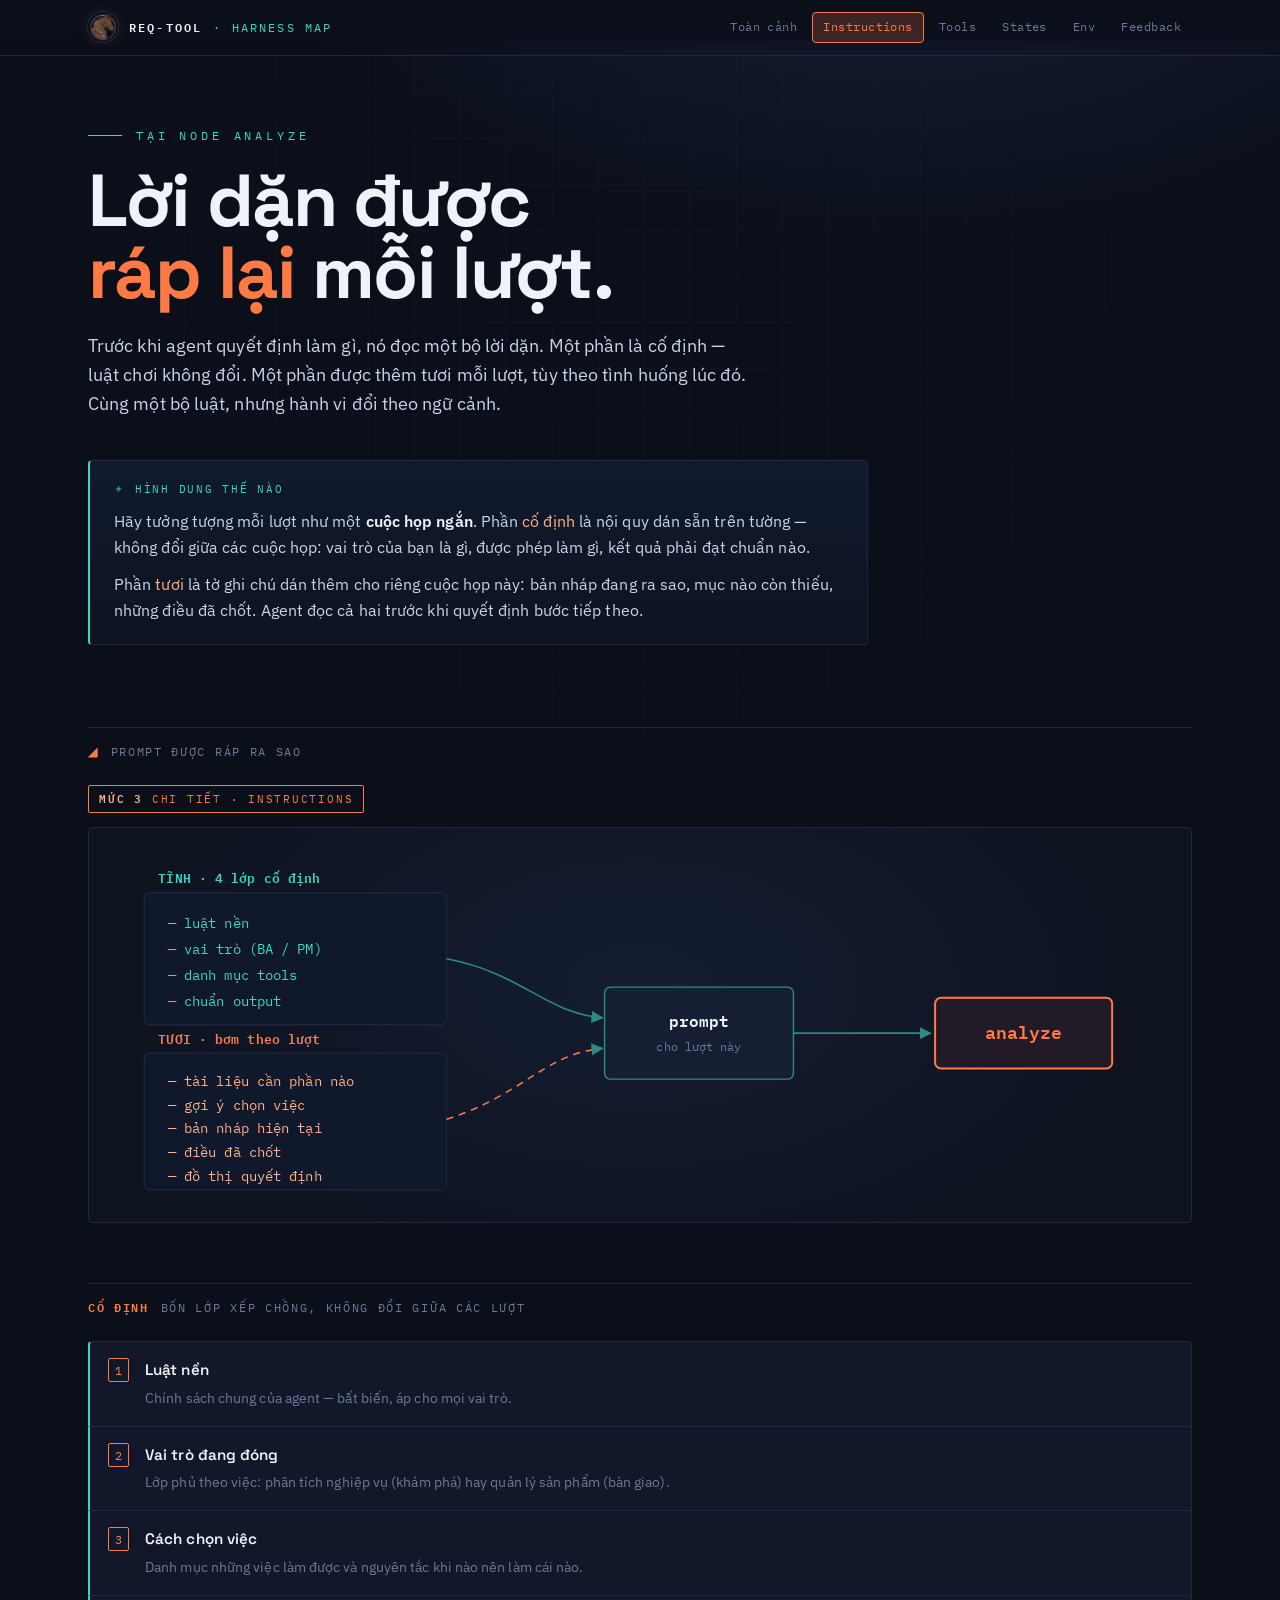
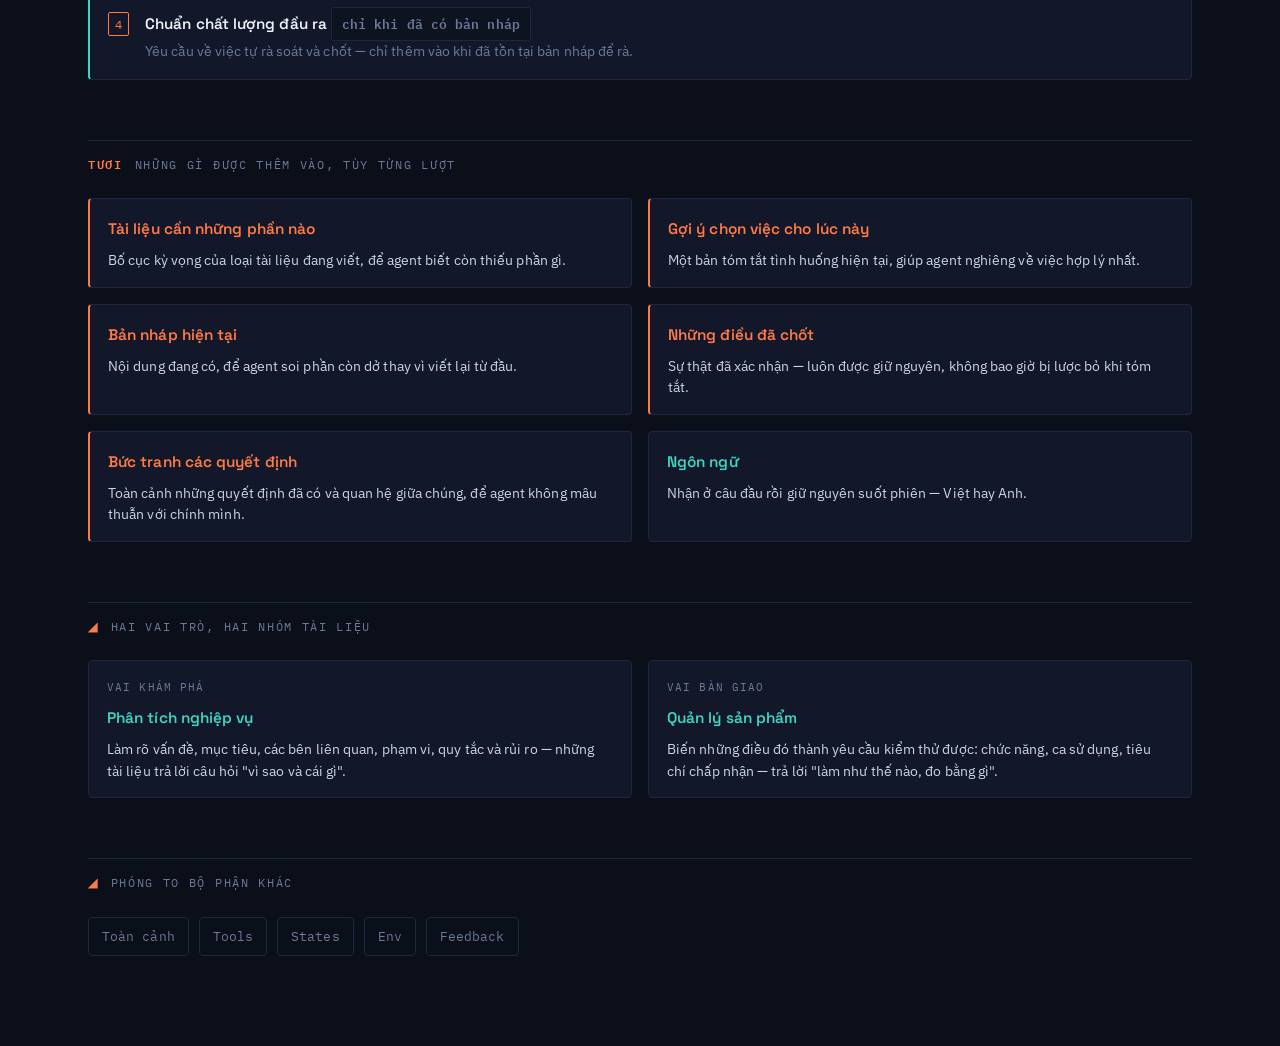
<file: instructions.html>
<!DOCTYPE html>
<html lang="vi">
<head>
<meta charset="UTF-8">
<meta name="viewport" content="width=device-width, initial-scale=1.0">
<title>Harness Map · Instructions</title>
<meta name="description" content="Lời dặn cho agent: phần cố định và phần thêm riêng cho từng lượt.">
<link rel="icon" type="image/png" href="logo.png">
<meta property="og:type" content="website">
<meta property="og:site_name" content="req-tool · harness map">
<meta property="og:title" content="Harness Map · Instructions">
<meta property="og:description" content="Lời dặn cho agent: phần cố định và phần thêm riêng cho từng lượt.">
<meta property="og:image" content="https://unibean9.github.io/req-tool-harness/metadata.png">
<meta property="og:url" content="https://unibean9.github.io/req-tool-harness/instructions.html">
<meta name="twitter:card" content="summary_large_image">
<meta name="twitter:image" content="https://unibean9.github.io/req-tool-harness/metadata.png">
<link rel="stylesheet" href="harness.css">
</head>
<body>

<nav class="nav">
  <div class="nav-inner">
    <a class="nav-brand" href="index.html"><img src="logo.png" alt="Harness logo" class="brand-logo" width="30" height="30"><b>req-tool</b> · harness map</a>
    <div class="sheet-tabs">
      <a href="index.html">Toàn cảnh</a>
      <a href="instructions.html" class="is-active">Instructions</a>
      <a href="tools.html">Tools</a>
      <a href="states.html">States</a>
      <a href="env.html">Env</a>
      <a href="feedback.html">Feedback</a>
    </div>
  </div>
</nav>

<div class="wrap">

  <header class="sheet-head">
    <div class="eyebrow">Tại node analyze</div>
    <h1 class="sheet-title">Lời dặn được<br><span class="accent">ráp lại</span> mỗi lượt.</h1>
    <p class="lead">Trước khi agent quyết định làm gì, nó đọc một bộ lời dặn. Một phần là cố định — luật chơi không đổi. Một phần được thêm tươi mỗi lượt, tùy theo tình huống lúc đó. Cùng một bộ luật, nhưng hành vi đổi theo ngữ cảnh.</p>
  </header>

  <section class="section" style="padding-top:8px">
    <div class="note">
      <div class="nl">Hình dung thế nào</div>
      <p>Hãy tưởng tượng mỗi lượt như một <b>cuộc họp ngắn</b>. Phần <em>cố định</em> là nội quy dán sẵn trên tường — không đổi giữa các cuộc họp: vai trò của bạn là gì, được phép làm gì, kết quả phải đạt chuẩn nào.</p>
      <p>Phần <em>tươi</em> là tờ ghi chú dán thêm cho riêng cuộc họp này: bản nháp đang ra sao, mục nào còn thiếu, những điều đã chốt. Agent đọc cả hai trước khi quyết định bước tiếp theo.</p>
    </div>
  </section>

  <!-- L3 DIAGRAM -->
  <section class="section">
    <div class="section-label"><span class="sn">◢</span> Prompt được ráp ra sao</div>
    <div style="margin-bottom:14px"><span class="lvl"><span class="ln">Mức 3</span> Chi tiết · instructions</span></div>
    <div class="diagram-wrap">
      <svg viewBox="0 0 920 320" role="img" aria-label="Sơ đồ ráp prompt từ lớp tĩnh và khối động vào analyze">
        <defs><marker id="ia" markerWidth="9" markerHeight="9" refX="7" refY="4" orient="auto"><path d="M0,0 L8,4 L0,8 Z" fill="#2A8C82"></path></marker></defs>
        <rect class="c4-band" x="40" y="48" width="256" height="112" rx="5"></rect>
        <text class="c4-ts" x="52" y="40" font-size="11">TĨNH · 4 lớp cố định</text>
        <text x="60" y="78" font-size="12" fill="#3DD6C4" font-family="var(--mono)">— luật nền</text>
        <text x="60" y="100" font-size="12" fill="#3DD6C4" font-family="var(--mono)">— vai trò (BA / PM)</text>
        <text x="60" y="122" font-size="12" fill="#3DD6C4" font-family="var(--mono)">— danh mục tools</text>
        <text x="60" y="144" font-size="12" fill="#3DD6C4" font-family="var(--mono)">— chuẩn output</text>
        <rect class="c4-band" x="40" y="184" width="256" height="116" rx="5" stroke="#FF7A45"></rect>
        <text class="c4-th" x="52" y="176" font-size="11">TƯƠI · bơm theo lượt</text>
        <text x="60" y="212" font-size="12" fill="#FFB088" font-family="var(--mono)">— tài liệu cần phần nào</text>
        <text x="60" y="232" font-size="12" fill="#FFB088" font-family="var(--mono)">— gợi ý chọn việc</text>
        <text x="60" y="252" font-size="12" fill="#FFB088" font-family="var(--mono)">— bản nháp hiện tại</text>
        <text x="60" y="272" font-size="12" fill="#FFB088" font-family="var(--mono)">— điều đã chốt</text>
        <text x="60" y="292" font-size="12" fill="#FFB088" font-family="var(--mono)">— đồ thị quyết định</text>
        <rect class="c4-box" x="430" y="128" width="160" height="78" rx="5"></rect>
        <text class="c4-t" x="510" y="162" text-anchor="middle" font-size="13.5">prompt</text>
        <text class="c4-cap" x="510" y="182" text-anchor="middle" font-size="10.5">cho lượt này</text>
        <rect class="c4-focus" x="710" y="137" width="150" height="60" rx="5"></rect>
        <text class="c4-th" x="785" y="172" text-anchor="middle" font-size="15">analyze</text>
        <path class="c4-edge" d="M 296 104 C 360 116 380 150 428 154" marker-end="url(#ia)"></path>
        <path class="c4-edge hot" d="M 296 240 C 360 220 380 184 428 180" marker-end="url(#ia)"></path>
        <path class="c4-edge" d="M 590 167 L 706 167" marker-end="url(#ia)"></path>
      </svg>
    </div>
  </section>

  <!-- STATIC -->
  <section class="section">
    <div class="section-label"><span class="sn">CỐ ĐỊNH</span> Bốn lớp xếp chồng, không đổi giữa các lượt</div>
    <div class="stack">
      <div class="stack-item stat">
        <span class="step-n">1</span>
        <div class="body">
          <div class="ti" style="font-family:var(--display)">Luật nền</div>
          <div class="sub">Chính sách chung của agent — bất biến, áp cho mọi vai trò.</div>
        </div>
      </div>
      <div class="stack-item stat">
        <span class="step-n">2</span>
        <div class="body">
          <div class="ti" style="font-family:var(--display)">Vai trò đang đóng</div>
          <div class="sub">Lớp phủ theo việc: phân tích nghiệp vụ (khám phá) hay quản lý sản phẩm (bàn giao).</div>
        </div>
      </div>
      <div class="stack-item stat">
        <span class="step-n">3</span>
        <div class="body">
          <div class="ti" style="font-family:var(--display)">Cách chọn việc</div>
          <div class="sub">Danh mục những việc làm được và nguyên tắc khi nào nên làm cái nào.</div>
        </div>
      </div>
      <div class="stack-item stat">
        <span class="step-n">4</span>
        <div class="body">
          <div class="ti" style="font-family:var(--display)">Chuẩn chất lượng đầu ra <span class="chip d">chỉ khi đã có bản nháp</span></div>
          <div class="sub">Yêu cầu về việc tự rà soát và chốt — chỉ thêm vào khi đã tồn tại bản nháp để rà.</div>
        </div>
      </div>
    </div>
  </section>

  <!-- DYNAMIC -->
  <section class="section">
    <div class="section-label"><span class="sn">TƯƠI</span> Những gì được thêm vào, tùy từng lượt</div>
    <div class="grid cols-2">
      <div class="card signal">
        <div class="name" style="font-family:var(--display);color:var(--signal)">Tài liệu cần những phần nào</div>
        <div class="desc">Bố cục kỳ vọng của loại tài liệu đang viết, để agent biết còn thiếu phần gì.</div>
      </div>
      <div class="card signal">
        <div class="name" style="font-family:var(--display);color:var(--signal)">Gợi ý chọn việc cho lúc này</div>
        <div class="desc">Một bản tóm tắt tình huống hiện tại, giúp agent nghiêng về việc hợp lý nhất.</div>
      </div>
      <div class="card signal">
        <div class="name" style="font-family:var(--display);color:var(--signal)">Bản nháp hiện tại</div>
        <div class="desc">Nội dung đang có, để agent soi phần còn dở thay vì viết lại từ đầu.</div>
      </div>
      <div class="card signal">
        <div class="name" style="font-family:var(--display);color:var(--signal)">Những điều đã chốt</div>
        <div class="desc">Sự thật đã xác nhận — luôn được giữ nguyên, không bao giờ bị lược bỏ khi tóm tắt.</div>
      </div>
      <div class="card signal">
        <div class="name" style="font-family:var(--display);color:var(--signal)">Bức tranh các quyết định</div>
        <div class="desc">Toàn cảnh những quyết định đã có và quan hệ giữa chúng, để agent không mâu thuẫn với chính mình.</div>
      </div>
      <div class="card">
        <div class="name" style="font-family:var(--display)">Ngôn ngữ</div>
        <div class="desc">Nhận ở câu đầu rồi giữ nguyên suốt phiên — Việt hay Anh.</div>
      </div>
    </div>
  </section>

  <!-- ROLES -->
  <section class="section">
    <div class="section-label"><span class="sn">◢</span> Hai vai trò, hai nhóm tài liệu</div>
    <div class="grid cols-2">
      <div class="card">
        <div class="kind">vai khám phá</div>
        <div class="name" style="font-family:var(--display)">Phân tích nghiệp vụ</div>
        <div class="desc">Làm rõ vấn đề, mục tiêu, các bên liên quan, phạm vi, quy tắc và rủi ro — những tài liệu trả lời câu hỏi "vì sao và cái gì".</div>
      </div>
      <div class="card">
        <div class="kind">vai bàn giao</div>
        <div class="name" style="font-family:var(--display)">Quản lý sản phẩm</div>
        <div class="desc">Biến những điều đó thành yêu cầu kiểm thử được: chức năng, ca sử dụng, tiêu chí chấp nhận — trả lời "làm như thế nào, đo bằng gì".</div>
      </div>
    </div>
  </section>

  <section class="section">
    <div class="section-label"><span class="sn">◢</span> Phóng to bộ phận khác</div>
    <div class="xlinks">
      <a class="xlink" href="index.html">Toàn cảnh</a>
      <a class="xlink" href="tools.html">Tools</a>
      <a class="xlink" href="states.html">States</a>
      <a class="xlink" href="env.html">Env</a>
      <a class="xlink" href="feedback.html">Feedback</a>
    </div>
  </section>
  <div style="height:60px"></div>

</div>
</body>
</html>
</file>
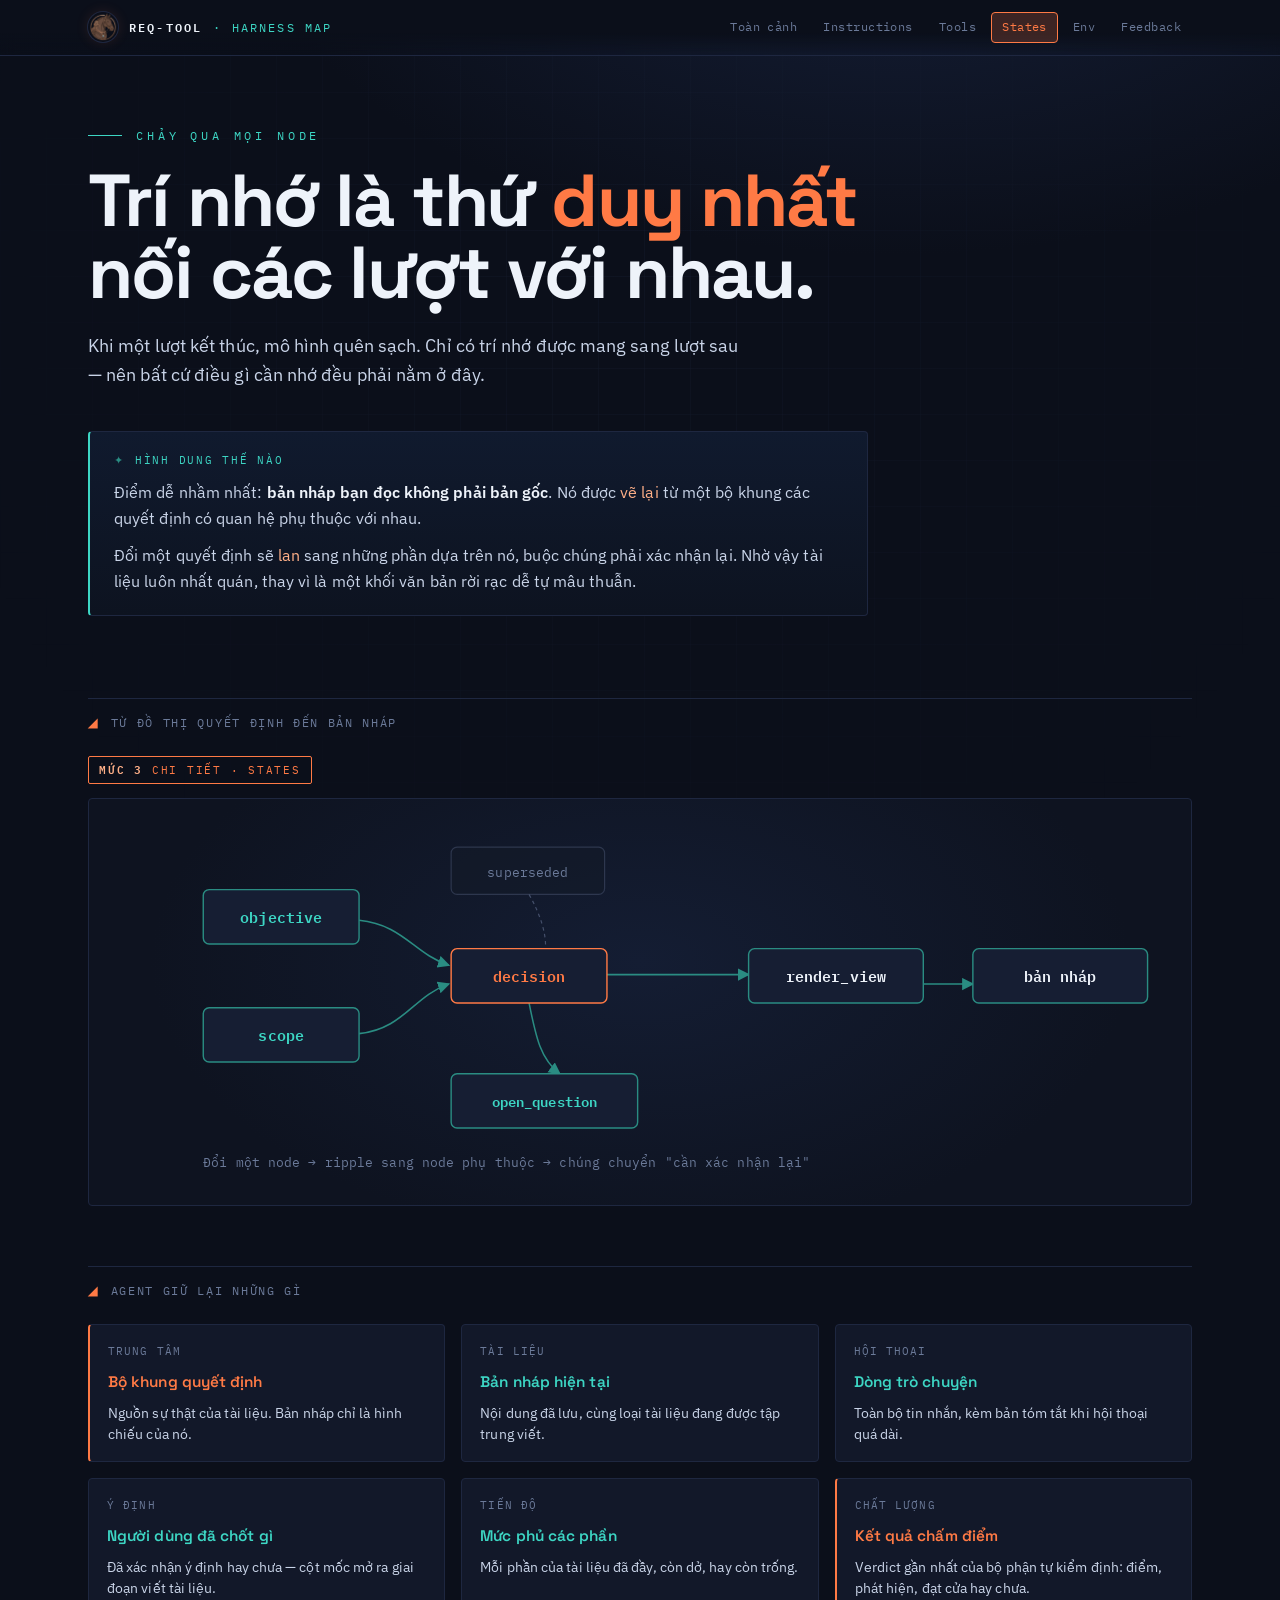
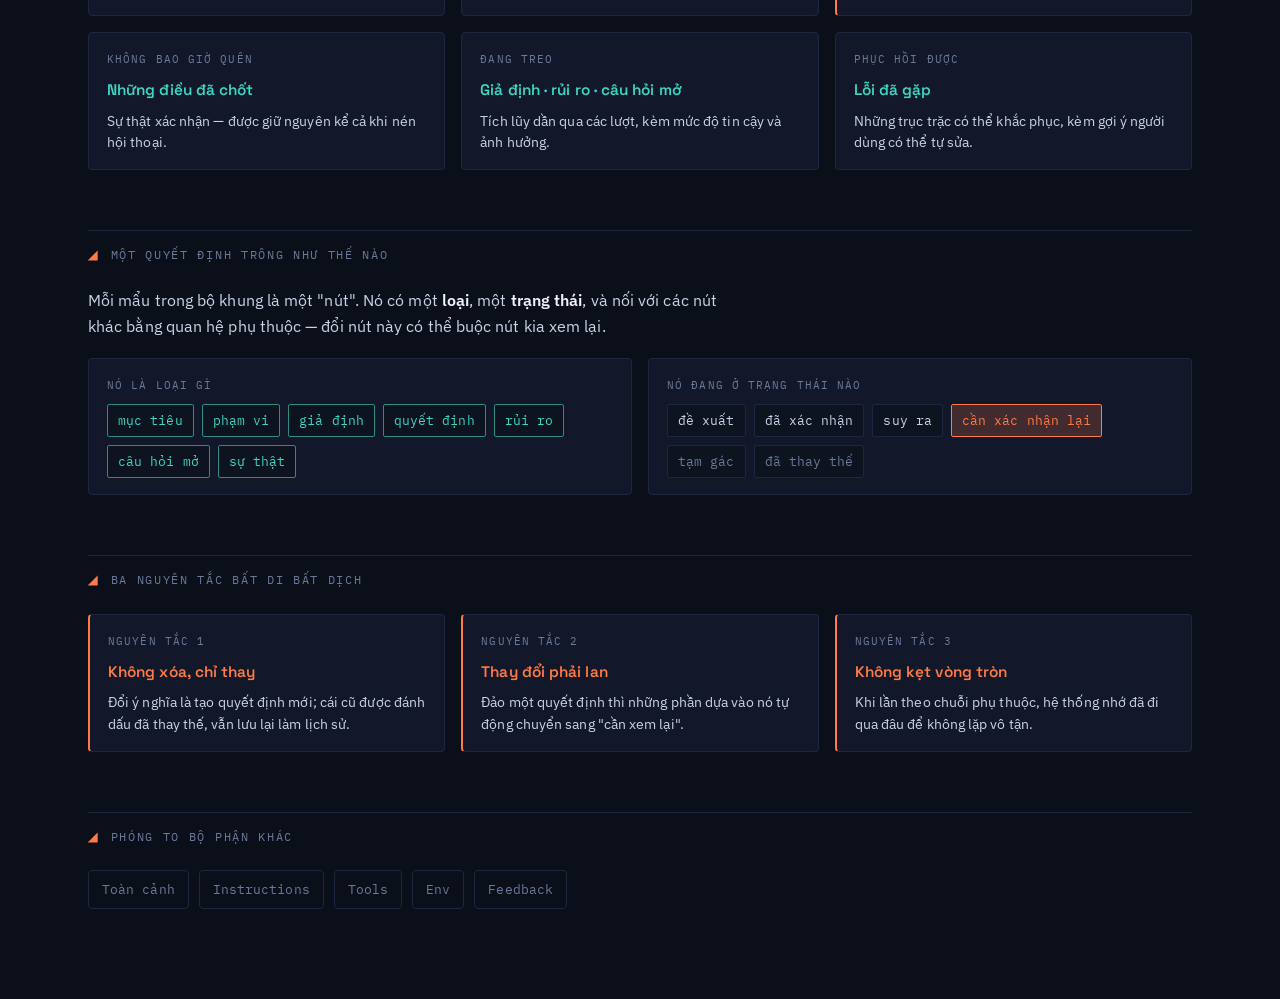
<file: states.html>
<!DOCTYPE html>
<html lang="vi">
<head>
<meta charset="UTF-8">
<meta name="viewport" content="width=device-width, initial-scale=1.0">
<title>Harness Map · States</title>
<meta name="description" content="Trí nhớ nối các lượt, và bộ khung quyết định là nguồn sự thật.">
<link rel="icon" type="image/png" href="logo.png">
<meta property="og:type" content="website">
<meta property="og:site_name" content="req-tool · harness map">
<meta property="og:title" content="Harness Map · States">
<meta property="og:description" content="Trí nhớ nối các lượt, và bộ khung quyết định là nguồn sự thật.">
<meta property="og:image" content="https://unibean9.github.io/req-tool-harness/metadata.png">
<meta property="og:url" content="https://unibean9.github.io/req-tool-harness/states.html">
<meta name="twitter:card" content="summary_large_image">
<meta name="twitter:image" content="https://unibean9.github.io/req-tool-harness/metadata.png">
<link rel="stylesheet" href="harness.css">
</head>
<body>

<nav class="nav">
  <div class="nav-inner">
    <a class="nav-brand" href="index.html"><img src="logo.png" alt="Harness logo" class="brand-logo" width="30" height="30"><b>req-tool</b> · harness map</a>
    <div class="sheet-tabs">
      <a href="index.html">Toàn cảnh</a>
      <a href="instructions.html">Instructions</a>
      <a href="tools.html">Tools</a>
      <a href="states.html" class="is-active">States</a>
      <a href="env.html">Env</a>
      <a href="feedback.html">Feedback</a>
    </div>
  </div>
</nav>

<div class="wrap">

  <header class="sheet-head">
    <div class="eyebrow">Chảy qua mọi node</div>
    <h1 class="sheet-title">Trí nhớ là thứ <span class="accent">duy nhất</span><br>nối các lượt với nhau.</h1>
    <p class="lead">Khi một lượt kết thúc, mô hình quên sạch. Chỉ có trí nhớ được mang sang lượt sau — nên bất cứ điều gì cần nhớ đều phải nằm ở đây.</p>
  </header>

  <section class="section" style="padding-top:8px">
    <div class="note">
      <div class="nl">Hình dung thế nào</div>
      <p>Điểm dễ nhầm nhất: <b>bản nháp bạn đọc không phải bản gốc</b>. Nó được <em>vẽ lại</em> từ một bộ khung các quyết định có quan hệ phụ thuộc với nhau.</p>
      <p>Đổi một quyết định sẽ <em>lan</em> sang những phần dựa trên nó, buộc chúng phải xác nhận lại. Nhờ vậy tài liệu luôn nhất quán, thay vì là một khối văn bản rời rạc dễ tự mâu thuẫn.</p>
    </div>
  </section>

  <!-- L3 DIAGRAM -->
  <section class="section">
    <div class="section-label"><span class="sn">◢</span> Từ đồ thị quyết định đến bản nháp</div>
    <div style="margin-bottom:14px"><span class="lvl"><span class="ln">Mức 3</span> Chi tiết · states</span></div>
    <div class="diagram-wrap">
      <svg viewBox="0 0 920 330" role="img" aria-label="Đồ thị quyết định với quan hệ phụ thuộc, render thành bản nháp">
        <defs><marker id="st" markerWidth="9" markerHeight="9" refX="7" refY="4" orient="auto"><path d="M0,0 L8,4 L0,8 Z" fill="#2A8C82"></path></marker></defs>
        <path class="c4-edge" d="M 222 96 C 260 100 268 124 298 134" marker-end="url(#st)"></path>
        <path class="c4-edge" d="M 222 192 C 260 188 268 160 298 150" marker-end="url(#st)"></path>
        <path class="c4-edge" d="M 366 166 C 372 196 376 214 392 226" marker-end="url(#st)"></path>
        <path class="c4-edge" d="M 432 142 L 552 142" marker-end="url(#st)"></path>
        <path class="c4-edge" d="M 700 150 L 742 150" marker-end="url(#st)"></path>
        <path d="M 366 74 C 376 92 380 106 380 118" fill="none" stroke="#45506B" stroke-width="1" stroke-dasharray="3 3"></path>
        <rect class="c4-faint" x="300" y="34" width="130" height="40" rx="5"></rect>
        <text class="c4-cap" x="365" y="59" text-anchor="middle" font-size="11">superseded</text>
        <rect class="c4-box" x="90" y="70" width="132" height="46" rx="5"></rect>
        <text class="c4-ts" x="156" y="98" text-anchor="middle" font-size="12.5">objective</text>
        <rect class="c4-box" x="90" y="170" width="132" height="46" rx="5"></rect>
        <text class="c4-ts" x="156" y="198" text-anchor="middle" font-size="12.5">scope</text>
        <rect class="c4-box hot" x="300" y="120" width="132" height="46" rx="5"></rect>
        <text class="c4-th" x="366" y="148" text-anchor="middle" font-size="12.5">decision</text>
        <rect class="c4-box" x="300" y="226" width="158" height="46" rx="5"></rect>
        <text class="c4-ts" x="379" y="254" text-anchor="middle" font-size="12">open_question</text>
        <rect class="c4-box" x="552" y="120" width="148" height="46" rx="5"></rect>
        <text class="c4-t" x="626" y="148" text-anchor="middle" font-size="12.5">render_view</text>
        <rect class="c4-box" x="742" y="120" width="148" height="46" rx="5"></rect>
        <text class="c4-t" x="816" y="148" text-anchor="middle" font-size="12.5">bản nháp</text>
        <text class="c4-cap" x="90" y="305" font-size="11">Đổi một node → ripple sang node phụ thuộc → chúng chuyển "cần xác nhận lại"</text>
      </svg>
    </div>
  </section>

  <!-- WHAT IT REMEMBERS -->
  <section class="section">
    <div class="section-label"><span class="sn">◢</span> Agent giữ lại những gì</div>
    <div class="grid cols-3">
      <div class="card signal"><div class="kind">trung tâm</div><div class="name" style="font-family:var(--display);color:var(--signal)">Bộ khung quyết định</div><div class="desc">Nguồn sự thật của tài liệu. Bản nháp chỉ là hình chiếu của nó.</div></div>
      <div class="card"><div class="kind">tài liệu</div><div class="name" style="font-family:var(--display)">Bản nháp hiện tại</div><div class="desc">Nội dung đã lưu, cùng loại tài liệu đang được tập trung viết.</div></div>
      <div class="card"><div class="kind">hội thoại</div><div class="name" style="font-family:var(--display)">Dòng trò chuyện</div><div class="desc">Toàn bộ tin nhắn, kèm bản tóm tắt khi hội thoại quá dài.</div></div>
      <div class="card"><div class="kind">ý định</div><div class="name" style="font-family:var(--display)">Người dùng đã chốt gì</div><div class="desc">Đã xác nhận ý định hay chưa — cột mốc mở ra giai đoạn viết tài liệu.</div></div>
      <div class="card"><div class="kind">tiến độ</div><div class="name" style="font-family:var(--display)">Mức phủ các phần</div><div class="desc">Mỗi phần của tài liệu đã đầy, còn dở, hay còn trống.</div></div>
      <div class="card signal"><div class="kind">chất lượng</div><div class="name" style="font-family:var(--display);color:var(--signal)">Kết quả chấm điểm</div><div class="desc">Verdict gần nhất của bộ phận tự kiểm định: điểm, phát hiện, đạt cửa hay chưa.</div></div>
      <div class="card"><div class="kind">không bao giờ quên</div><div class="name" style="font-family:var(--display)">Những điều đã chốt</div><div class="desc">Sự thật xác nhận — được giữ nguyên kể cả khi nén hội thoại.</div></div>
      <div class="card"><div class="kind">đang treo</div><div class="name" style="font-family:var(--display)">Giả định · rủi ro · câu hỏi mở</div><div class="desc">Tích lũy dần qua các lượt, kèm mức độ tin cậy và ảnh hưởng.</div></div>
      <div class="card"><div class="kind">phục hồi được</div><div class="name" style="font-family:var(--display)">Lỗi đã gặp</div><div class="desc">Những trục trặc có thể khắc phục, kèm gợi ý người dùng có thể tự sửa.</div></div>
    </div>
  </section>

  <!-- DECISION NODE -->
  <section class="section">
    <div class="section-label"><span class="sn">◢</span> Một quyết định trông như thế nào</div>
    <p class="p">Mỗi mẩu trong bộ khung là một "nút". Nó có một <b>loại</b>, một <b>trạng thái</b>, và nối với các nút khác bằng quan hệ phụ thuộc — đổi nút này có thể buộc nút kia xem lại.</p>
    <div class="grid cols-2">
      <div class="card">
        <div class="kind">nó là loại gì</div>
        <div class="chips" style="margin-top:6px">
          <span class="chip t">mục tiêu</span><span class="chip t">phạm vi</span><span class="chip t">giả định</span><span class="chip t">quyết định</span><span class="chip t">rủi ro</span><span class="chip t">câu hỏi mở</span><span class="chip t">sự thật</span>
        </div>
      </div>
      <div class="card">
        <div class="kind">nó đang ở trạng thái nào</div>
        <div class="chips" style="margin-top:6px">
          <span class="chip">đề xuất</span><span class="chip">đã xác nhận</span><span class="chip">suy ra</span><span class="chip s">cần xác nhận lại</span><span class="chip d">tạm gác</span><span class="chip d">đã thay thế</span>
        </div>
      </div>
    </div>
  </section>

  <!-- INVARIANTS -->
  <section class="section">
    <div class="section-label"><span class="sn">◢</span> Ba nguyên tắc bất di bất dịch</div>
    <div class="grid cols-3">
      <div class="card signal"><div class="kind">nguyên tắc 1</div><div class="name" style="font-family:var(--display);color:var(--signal)">Không xóa, chỉ thay</div><div class="desc">Đổi ý nghĩa là tạo quyết định mới; cái cũ được đánh dấu đã thay thế, vẫn lưu lại làm lịch sử.</div></div>
      <div class="card signal"><div class="kind">nguyên tắc 2</div><div class="name" style="font-family:var(--display);color:var(--signal)">Thay đổi phải lan</div><div class="desc">Đảo một quyết định thì những phần dựa vào nó tự động chuyển sang "cần xem lại".</div></div>
      <div class="card signal"><div class="kind">nguyên tắc 3</div><div class="name" style="font-family:var(--display);color:var(--signal)">Không kẹt vòng tròn</div><div class="desc">Khi lần theo chuỗi phụ thuộc, hệ thống nhớ đã đi qua đâu để không lặp vô tận.</div></div>
    </div>
  </section>

  <section class="section">
    <div class="section-label"><span class="sn">◢</span> Phóng to bộ phận khác</div>
    <div class="xlinks">
      <a class="xlink" href="index.html">Toàn cảnh</a>
      <a class="xlink" href="instructions.html">Instructions</a>
      <a class="xlink" href="tools.html">Tools</a>
      <a class="xlink" href="env.html">Env</a>
      <a class="xlink" href="feedback.html">Feedback</a>
    </div>
  </section>
  <div style="height:60px"></div>

</div>
</body>
</html>
</file>
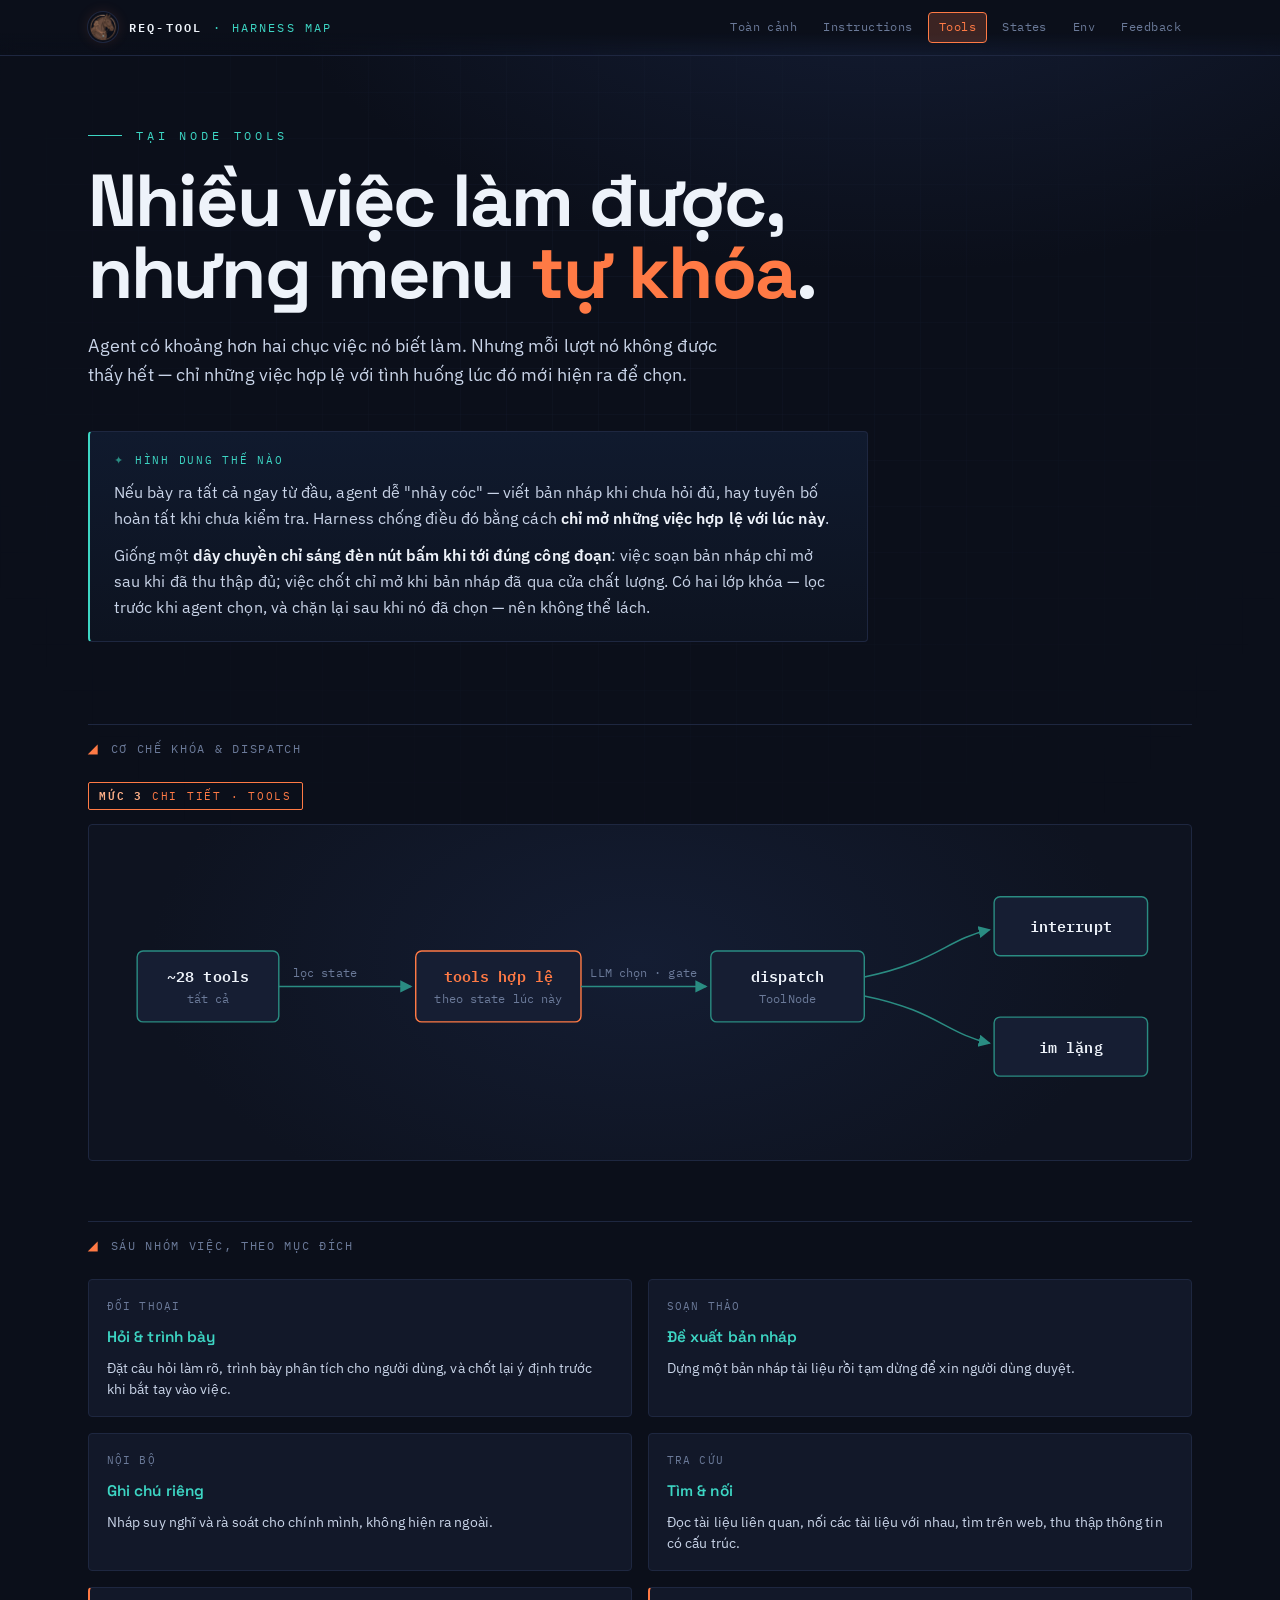
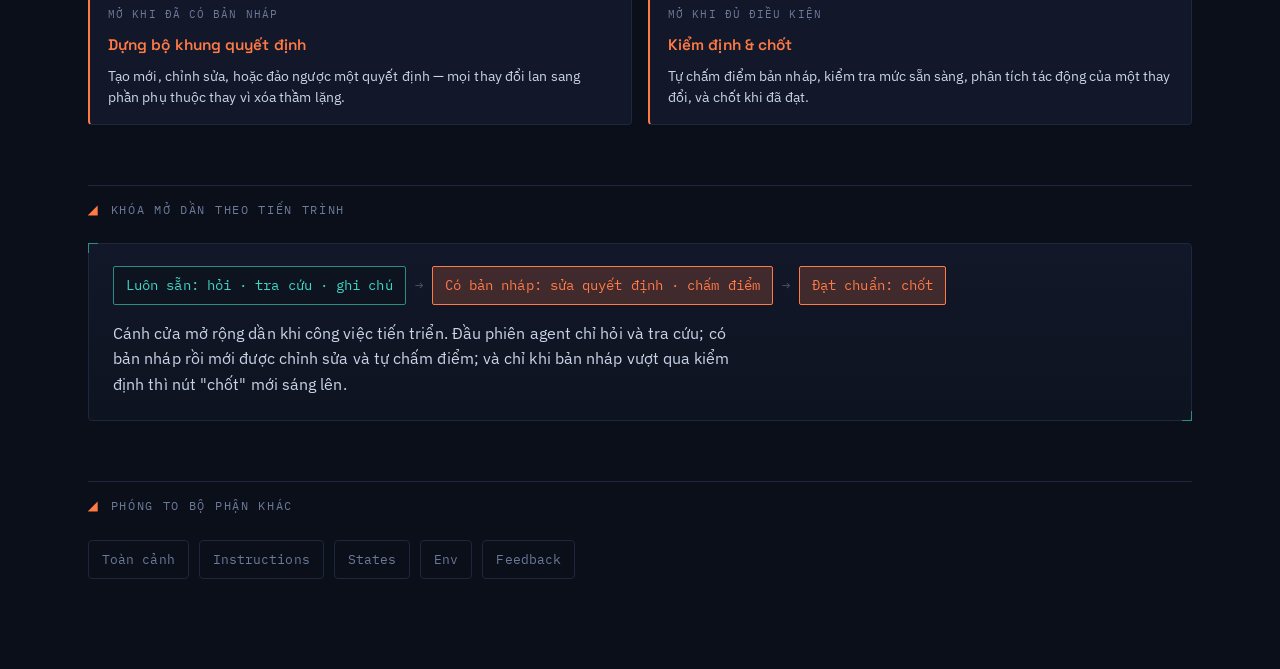
<file: tools.html>
<!DOCTYPE html>
<html lang="vi">
<head>
<meta charset="UTF-8">
<meta name="viewport" content="width=device-width, initial-scale=1.0">
<title>Harness Map · Tools</title>
<meta name="description" content="Những việc agent được phép làm — và cơ chế mở khóa đúng lúc.">
<link rel="icon" type="image/png" href="logo.png">
<meta property="og:type" content="website">
<meta property="og:site_name" content="req-tool · harness map">
<meta property="og:title" content="Harness Map · Tools">
<meta property="og:description" content="Những việc agent được phép làm — và cơ chế mở khóa đúng lúc.">
<meta property="og:image" content="https://unibean9.github.io/req-tool-harness/metadata.png">
<meta property="og:url" content="https://unibean9.github.io/req-tool-harness/tools.html">
<meta name="twitter:card" content="summary_large_image">
<meta name="twitter:image" content="https://unibean9.github.io/req-tool-harness/metadata.png">
<link rel="stylesheet" href="harness.css">
</head>
<body>

<nav class="nav">
  <div class="nav-inner">
    <a class="nav-brand" href="index.html"><img src="logo.png" alt="Harness logo" class="brand-logo" width="30" height="30"><b>req-tool</b> · harness map</a>
    <div class="sheet-tabs">
      <a href="index.html">Toàn cảnh</a>
      <a href="instructions.html">Instructions</a>
      <a href="tools.html" class="is-active">Tools</a>
      <a href="states.html">States</a>
      <a href="env.html">Env</a>
      <a href="feedback.html">Feedback</a>
    </div>
  </div>
</nav>

<div class="wrap">

  <header class="sheet-head">
    <div class="eyebrow">Tại node tools</div>
    <h1 class="sheet-title">Nhiều việc làm được,<br>nhưng menu <span class="accent">tự khóa</span>.</h1>
    <p class="lead">Agent có khoảng hơn hai chục việc nó biết làm. Nhưng mỗi lượt nó không được thấy hết — chỉ những việc hợp lệ với tình huống lúc đó mới hiện ra để chọn.</p>
  </header>

  <section class="section" style="padding-top:8px">
    <div class="note">
      <div class="nl">Hình dung thế nào</div>
      <p>Nếu bày ra tất cả ngay từ đầu, agent dễ "nhảy cóc" — viết bản nháp khi chưa hỏi đủ, hay tuyên bố hoàn tất khi chưa kiểm tra. Harness chống điều đó bằng cách <b>chỉ mở những việc hợp lệ với lúc này</b>.</p>
      <p>Giống một <b>dây chuyền chỉ sáng đèn nút bấm khi tới đúng công đoạn</b>: việc soạn bản nháp chỉ mở sau khi đã thu thập đủ; việc chốt chỉ mở khi bản nháp đã qua cửa chất lượng. Có hai lớp khóa — lọc trước khi agent chọn, và chặn lại sau khi nó đã chọn — nên không thể lách.</p>
    </div>
  </section>

  <!-- L3 DIAGRAM -->
  <section class="section">
    <div class="section-label"><span class="sn">◢</span> Cơ chế khóa &amp; dispatch</div>
    <div style="margin-bottom:14px"><span class="lvl"><span class="ln">Mức 3</span> Chi tiết · tools</span></div>
    <div class="diagram-wrap">
      <svg viewBox="0 0 920 270" role="img" aria-label="Đường ống lọc tool theo state, LLM chọn, gate, rồi dispatch">
        <defs><marker id="to" markerWidth="9" markerHeight="9" refX="7" refY="4" orient="auto"><path d="M0,0 L8,4 L0,8 Z" fill="#2A8C82"></path></marker></defs>
        <rect class="c4-box" x="34" y="100" width="120" height="60" rx="5"></rect>
        <text class="c4-t" x="94" y="126" text-anchor="middle" font-size="13">~28 tools</text>
        <text class="c4-cap" x="94" y="144" text-anchor="middle" font-size="10">tất cả</text>
        <rect class="c4-box hot" x="270" y="100" width="140" height="60" rx="5"></rect>
        <text class="c4-th" x="340" y="126" text-anchor="middle" font-size="13">tools hợp lệ</text>
        <text class="c4-cap" x="340" y="144" text-anchor="middle" font-size="10">theo state lúc này</text>
        <rect class="c4-box" x="520" y="100" width="130" height="60" rx="5"></rect>
        <text class="c4-t" x="585" y="126" text-anchor="middle" font-size="13">dispatch</text>
        <text class="c4-cap" x="585" y="144" text-anchor="middle" font-size="10">ToolNode</text>
        <rect class="c4-box" x="760" y="54" width="130" height="50" rx="5"></rect>
        <text class="c4-t" x="825" y="84" text-anchor="middle" font-size="12.5">interrupt</text>
        <rect class="c4-box" x="760" y="156" width="130" height="50" rx="5"></rect>
        <text class="c4-t" x="825" y="186" text-anchor="middle" font-size="12.5">im lặng</text>
        <path class="c4-edge" d="M 154 130 L 266 130" marker-end="url(#to)"></path>
        <text class="c4-elabel" x="166" y="122" font-size="10">lọc state</text>
        <path class="c4-edge" d="M 410 130 L 516 130" marker-end="url(#to)"></path>
        <text class="c4-elabel" x="418" y="122" font-size="10">LLM chọn · gate</text>
        <path class="c4-edge" d="M 650 122 C 710 110 720 90 756 82" marker-end="url(#to)"></path>
        <path class="c4-edge" d="M 650 138 C 710 150 720 170 756 178" marker-end="url(#to)"></path>
      </svg>
    </div>
  </section>

  <section class="section">
    <div class="section-label"><span class="sn">◢</span> Sáu nhóm việc, theo mục đích</div>
    <div class="grid cols-2">
      <div class="card">
        <div class="kind">đối thoại</div>
        <div class="name" style="font-family:var(--display)">Hỏi &amp; trình bày</div>
        <div class="desc">Đặt câu hỏi làm rõ, trình bày phân tích cho người dùng, và chốt lại ý định trước khi bắt tay vào việc.</div>
      </div>
      <div class="card">
        <div class="kind">soạn thảo</div>
        <div class="name" style="font-family:var(--display)">Đề xuất bản nháp</div>
        <div class="desc">Dựng một bản nháp tài liệu rồi tạm dừng để xin người dùng duyệt.</div>
      </div>
      <div class="card">
        <div class="kind">nội bộ</div>
        <div class="name" style="font-family:var(--display)">Ghi chú riêng</div>
        <div class="desc">Nháp suy nghĩ và rà soát cho chính mình, không hiện ra ngoài.</div>
      </div>
      <div class="card">
        <div class="kind">tra cứu</div>
        <div class="name" style="font-family:var(--display)">Tìm &amp; nối</div>
        <div class="desc">Đọc tài liệu liên quan, nối các tài liệu với nhau, tìm trên web, thu thập thông tin có cấu trúc.</div>
      </div>
      <div class="card signal">
        <div class="kind">mở khi đã có bản nháp</div>
        <div class="name" style="font-family:var(--display);color:var(--signal)">Dựng bộ khung quyết định</div>
        <div class="desc">Tạo mới, chỉnh sửa, hoặc đảo ngược một quyết định — mọi thay đổi lan sang phần phụ thuộc thay vì xóa thầm lặng.</div>
      </div>
      <div class="card signal">
        <div class="kind">mở khi đủ điều kiện</div>
        <div class="name" style="font-family:var(--display);color:var(--signal)">Kiểm định &amp; chốt</div>
        <div class="desc">Tự chấm điểm bản nháp, kiểm tra mức sẵn sàng, phân tích tác động của một thay đổi, và chốt khi đã đạt.</div>
      </div>
    </div>
  </section>

  <section class="section">
    <div class="section-label"><span class="sn">◢</span> Khóa mở dần theo tiến trình</div>
    <div class="panel ticks">
      <div class="flow">
        <span class="node">Luôn sẵn: hỏi · tra cứu · ghi chú</span><span class="arr">→</span>
        <span class="node s">Có bản nháp: sửa quyết định · chấm điểm</span><span class="arr">→</span>
        <span class="node s">Đạt chuẩn: chốt</span>
      </div>
      <p class="p" style="margin-top:16px;margin-bottom:0">Cánh cửa mở rộng dần khi công việc tiến triển. Đầu phiên agent chỉ hỏi và tra cứu; có bản nháp rồi mới được chỉnh sửa và tự chấm điểm; và chỉ khi bản nháp vượt qua kiểm định thì nút "chốt" mới sáng lên.</p>
    </div>
  </section>

  <section class="section">
    <div class="section-label"><span class="sn">◢</span> Phóng to bộ phận khác</div>
    <div class="xlinks">
      <a class="xlink" href="index.html">Toàn cảnh</a>
      <a class="xlink" href="instructions.html">Instructions</a>
      <a class="xlink" href="states.html">States</a>
      <a class="xlink" href="env.html">Env</a>
      <a class="xlink" href="feedback.html">Feedback</a>
    </div>
  </section>
  <div style="height:60px"></div>

</div>
</body>
</html>
</file>
<file: harness.css>
/* ============================================================
   HARNESS MAP — design system dùng chung cho 6 sheet
   Hướng: "bản vẽ tín hiệu sống" (control-system schematic)
   Lạnh = khung scaffold cố định · Nóng = tín hiệu chảy động
   ============================================================ */

@import url('https://fonts.googleapis.com/css2?family=Space+Grotesk:wght@400;500;600;700&family=IBM+Plex+Sans:wght@400;500;600&family=IBM+Plex+Mono:wght@400;500;600&display=swap');

:root {
  /* --- palette: indigo-void + teal scaffold + amber signal --- */
  --void:        #0B0F1A;
  --void-2:      #0E1320;
  --sheet:       #121829;
  --sheet-2:     #161E33;
  --grid:        #1E2740;
  --grid-soft:   #19203450;

  --trace:       #3DD6C4;   /* dây nối tĩnh / khung */
  --trace-dim:   #2A8C82;
  --signal:      #FF7A45;   /* tín hiệu sống / loop / feedback */
  --signal-2:    #FFB088;
  --signal-glow: #FF7A4533;

  --ink:         #C9D4E8;
  --ink-bright:  #EEF3FA;
  --ink-dim:     #6B7A99;
  --ink-faint:   #45506B;

  /* --- type --- */
  --display: 'Space Grotesk', system-ui, sans-serif;
  --body:    'IBM Plex Sans', system-ui, sans-serif;
  --mono:    'IBM Plex Mono', ui-monospace, monospace;

  --maxw: 1160px;
  --radius: 4px;
}

* { box-sizing: border-box; }

html { scroll-behavior: smooth; }

body {
  margin: 0;
  background:
    radial-gradient(1200px 700px at 70% -5%, #16203a 0%, transparent 55%),
    var(--void);
  color: var(--ink);
  font-family: var(--body);
  font-size: 16px;
  line-height: 1.62;
  -webkit-font-smoothing: antialiased;
  letter-spacing: 0.005em;
}

/* faint engineering grid behind everything */
body::before {
  content: "";
  position: fixed;
  inset: 0;
  background-image:
    linear-gradient(var(--grid-soft) 1px, transparent 1px),
    linear-gradient(90deg, var(--grid-soft) 1px, transparent 1px);
  background-size: 46px 46px;
  pointer-events: none;
  z-index: 0;
  mask-image: radial-gradient(circle at 50% 30%, #000 0%, transparent 80%);
}

.wrap { position: relative; z-index: 1; max-width: var(--maxw); margin: 0 auto; padding: 0 28px; }

/* ============================================================
   SHEET INDEX NAV — dải chỉ mục bản vẽ
   ============================================================ */
.nav {
  position: sticky;
  top: 0;
  z-index: 40;
  background: linear-gradient(180deg, var(--void) 60%, transparent);
  border-bottom: 1px solid var(--grid);
  backdrop-filter: blur(8px);
}
.nav-inner {
  max-width: var(--maxw);
  margin: 0 auto;
  padding: 12px 28px;
  display: flex;
  align-items: center;
  gap: 22px;
  flex-wrap: wrap;
}
.nav-brand {
  font-family: var(--mono);
  font-size: 12px;
  letter-spacing: 0.18em;
  text-transform: uppercase;
  color: var(--trace);
  white-space: nowrap;
  text-decoration: none;
  display: inline-flex;
  align-items: center;
  gap: 11px;
}
.nav-brand b { color: var(--ink-bright); font-weight: 600; }
.brand-logo {
  width: 30px;
  height: 30px;
  border-radius: 50%;
  display: block;
  box-shadow: 0 0 0 1px var(--grid), 0 0 14px #ff7a4522;
}
.sheet-tabs { display: flex; gap: 4px; flex-wrap: wrap; margin-left: auto; }
.sheet-tabs a {
  font-family: var(--mono);
  font-size: 11.5px;
  letter-spacing: 0.04em;
  color: var(--ink-dim);
  text-decoration: none;
  padding: 5px 10px;
  border: 1px solid transparent;
  border-radius: var(--radius);
  display: flex;
  gap: 7px;
  align-items: baseline;
  transition: color .15s, border-color .15s, background .15s;
}
.sheet-tabs a .n { color: var(--ink-faint); }
.sheet-tabs a:hover { color: var(--ink-bright); border-color: var(--grid); }
.sheet-tabs a.is-active {
  color: var(--signal);
  border-color: var(--signal);
  background: var(--signal-glow);
}
.sheet-tabs a.is-active .n { color: var(--signal-2); }

/* ============================================================
   SHEET HEADER — eyebrow + title + lead
   ============================================================ */
.sheet-head { padding: 70px 0 34px; }
.eyebrow {
  font-family: var(--mono);
  font-size: 12px;
  letter-spacing: 0.32em;
  text-transform: uppercase;
  color: var(--trace);
  display: flex;
  align-items: center;
  gap: 14px;
}
.eyebrow::before {
  content: "";
  width: 34px; height: 1px;
  background: var(--trace);
  display: inline-block;
}
.sheet-title {
  font-family: var(--display);
  font-weight: 700;
  font-size: clamp(2.4rem, 6vw, 4.6rem);
  line-height: 0.98;
  letter-spacing: -0.025em;
  color: var(--ink-bright);
  margin: 20px 0 0;
}
.sheet-title .accent { color: var(--signal); }
.lead {
  max-width: 60ch;
  font-size: 1.12rem;
  color: var(--ink);
  margin: 22px 0 0;
}
.lead b { color: var(--ink-bright); font-weight: 600; }

/* ============================================================
   SECTIONS
   ============================================================ */
.section { padding: 30px 0; }
.section-label {
  font-family: var(--mono);
  font-size: 12px;
  letter-spacing: 0.14em;
  text-transform: uppercase;
  color: var(--ink-dim);
  border-top: 1px solid var(--grid);
  padding-top: 14px;
  margin: 0 0 24px;
  display: flex;
  gap: 12px;
  align-items: baseline;
}
.section-label .sn { color: var(--signal); font-weight: 600; }
.h2 {
  font-family: var(--display);
  font-weight: 600;
  font-size: clamp(1.5rem, 3vw, 2.1rem);
  letter-spacing: -0.02em;
  color: var(--ink-bright);
  margin: 0 0 6px;
}
.p { max-width: 64ch; margin: 0 0 18px; }
.p b { color: var(--ink-bright); font-weight: 600; }

/* ============================================================
   PANEL / NODE CARD — khối schematic
   ============================================================ */
.panel {
  background: linear-gradient(180deg, var(--sheet) 0%, var(--void-2) 100%);
  border: 1px solid var(--grid);
  border-radius: var(--radius);
  padding: 22px 24px;
  position: relative;
}
/* corner tick marks — vernacular bản vẽ kỹ thuật */
.panel.ticks::before,
.panel.ticks::after {
  content: "";
  position: absolute;
  width: 9px; height: 9px;
  border-color: var(--trace-dim);
  border-style: solid;
}
.panel.ticks::before { top: -1px; left: -1px; border-width: 1px 0 0 1px; }
.panel.ticks::after  { bottom: -1px; right: -1px; border-width: 0 1px 1px 0; }

.grid { display: grid; gap: 16px; }
.cols-2 { grid-template-columns: repeat(2, 1fr); }
.cols-3 { grid-template-columns: repeat(3, 1fr); }
.cols-4 { grid-template-columns: repeat(4, 1fr); }

.card {
  background: var(--sheet);
  border: 1px solid var(--grid);
  border-radius: var(--radius);
  padding: 18px 18px 16px;
  transition: border-color .18s, transform .18s;
}
.card:hover { border-color: var(--trace-dim); }
.card.signal { border-left: 2px solid var(--signal); }
.card .kind {
  font-family: var(--mono);
  font-size: 11px;
  letter-spacing: 0.1em;
  text-transform: uppercase;
  color: var(--ink-dim);
  margin-bottom: 9px;
}
.card .name {
  font-family: var(--mono);
  font-size: 0.96rem;
  font-weight: 600;
  color: var(--trace);
  margin-bottom: 7px;
  word-break: break-word;
}
.card.signal .name { color: var(--signal); }
.card .desc { font-size: 0.9rem; color: var(--ink); line-height: 1.5; }

/* numbered marker — chỉ dùng nơi thứ tự CÓ nghĩa (layer stack, lifecycle) */
.step-n {
  font-family: var(--mono);
  font-size: 0.78rem;
  color: var(--signal);
  border: 1px solid var(--signal);
  border-radius: 2px;
  padding: 1px 6px;
  flex: none;
}

/* ============================================================
   NOTE — chú giải mang tính giáo dục
   ============================================================ */
.note {
  border: 1px solid var(--grid);
  border-left: 2px solid var(--trace);
  background: linear-gradient(180deg, #101a2e 0%, #0d1320 100%);
  border-radius: var(--radius);
  padding: 20px 24px;
  margin: 0 0 22px;
  max-width: 78ch;
}
.note .nl {
  font-family: var(--mono);
  font-size: 11px;
  letter-spacing: 0.16em;
  text-transform: uppercase;
  color: var(--trace);
  margin-bottom: 10px;
  display: flex;
  gap: 10px;
  align-items: center;
}
.note .nl::before { content: "✦"; color: var(--trace-dim); }
.note p { margin: 0 0 11px; color: var(--ink); }
.note p:last-child { margin-bottom: 0; }
.note b { color: var(--ink-bright); font-weight: 600; }
.note em { color: var(--signal-2); font-style: normal; }
.note.signal { border-left-color: var(--signal); }
.note.signal .nl { color: var(--signal); }
.note.signal .nl::before { color: var(--signal); }

/* ============================================================
   CHIPS / BADGES — tên tool, status, field
   ============================================================ */
.chips { display: flex; flex-wrap: wrap; gap: 8px; }
.chip {
  font-family: var(--mono);
  font-size: 0.82rem;
  color: var(--ink);
  background: var(--void-2);
  border: 1px solid var(--grid);
  border-radius: 2px;
  padding: 5px 10px;
  white-space: nowrap;
}
.chip.t { color: var(--trace); border-color: var(--trace-dim); }
.chip.s { color: var(--signal); border-color: var(--signal); background: var(--signal-glow); }
.chip.d { color: var(--ink-dim); }

/* ============================================================
   C4-STYLE DIAGRAMS — càng đi sâu càng chi tiết
   ============================================================ */
.lvl {
  display: inline-flex;
  align-items: baseline;
  gap: 9px;
  font-family: var(--mono);
  font-size: 11px;
  letter-spacing: 0.16em;
  text-transform: uppercase;
  color: var(--signal);
  border: 1px solid var(--signal);
  border-radius: 2px;
  padding: 3px 10px;
}
.lvl .ln { color: var(--signal-2); font-weight: 600; }
.lvl.t { color: var(--trace); border-color: var(--trace-dim); }
.lvl.t .ln { color: var(--trace); }

/* svg primitives shared by all C4 diagrams */
.c4-actor { fill: #15203a; stroke: var(--trace); stroke-width: 1.3; }
.c4-focus { fill: #221a26; stroke: var(--signal); stroke-width: 1.7; }
.c4-box   { fill: var(--sheet-2); stroke: var(--trace-dim); stroke-width: 1.2; }
.c4-box.hot { stroke: var(--signal); }
.c4-ext   { fill: #131a28; stroke: var(--ink-faint); stroke-width: 1.2; stroke-dasharray: 5 4; }
.c4-faint { fill: #131a28; stroke: var(--ink-faint); stroke-width: 1; opacity: 0.55; }
.c4-band  { fill: #10182b; stroke: var(--grid); stroke-width: 1; }
.c4-t   { font-family: var(--mono); fill: var(--ink-bright); font-weight: 600; }
.c4-ts  { font-family: var(--mono); fill: var(--trace); font-weight: 600; }
.c4-th  { font-family: var(--mono); fill: var(--signal); font-weight: 600; }
.c4-cap { font-family: var(--mono); fill: var(--ink-dim); }
.c4-edge { fill: none; stroke: var(--trace-dim); stroke-width: 1.3; }
.c4-edge.hot { stroke: var(--signal); stroke-dasharray: 6 5; }
.c4-elabel { font-family: var(--mono); fill: var(--ink-dim); }

/* ============================================================
   STACK (layer instructions) — xếp chồng dọc
   ============================================================ */
.stack { display: flex; flex-direction: column; gap: 0; }
.stack-item {
  display: flex;
  gap: 16px;
  align-items: flex-start;
  padding: 16px 18px;
  border: 1px solid var(--grid);
  border-bottom: none;
  background: var(--sheet);
}
.stack-item:first-child { border-radius: var(--radius) var(--radius) 0 0; }
.stack-item:last-child { border-bottom: 1px solid var(--grid); border-radius: 0 0 var(--radius) var(--radius); }
.stack-item.dyn { border-left: 2px solid var(--signal); }
.stack-item.stat { border-left: 2px solid var(--trace); }
.stack-item .body { flex: 1; }
.stack-item .ti {
  font-family: var(--mono);
  font-weight: 600;
  color: var(--ink-bright);
  font-size: 0.95rem;
}
.stack-item .sub { font-size: 0.88rem; color: var(--ink-dim); margin-top: 4px; }

/* ============================================================
   DATA TABLE — state fields, schema
   ============================================================ */
.tbl-scroll { overflow-x: auto; border: 1px solid var(--grid); border-radius: var(--radius); }
table.data {
  width: 100%;
  border-collapse: collapse;
  font-size: 0.88rem;
  min-width: 520px;
}
table.data th {
  text-align: left;
  font-family: var(--mono);
  font-size: 11px;
  letter-spacing: 0.1em;
  text-transform: uppercase;
  color: var(--ink-dim);
  padding: 11px 16px;
  background: var(--void-2);
  border-bottom: 1px solid var(--grid);
  white-space: nowrap;
}
table.data td {
  padding: 11px 16px;
  border-bottom: 1px solid var(--grid);
  vertical-align: top;
  color: var(--ink);
}
table.data tr:last-child td { border-bottom: none; }
table.data tr:hover td { background: #ffffff05; }
table.data .f { font-family: var(--mono); color: var(--trace); white-space: nowrap; }
table.data .f.s { color: var(--signal); }

/* ============================================================
   FLOW (lifecycle pills connected by arrows)
   ============================================================ */
.flow {
  display: flex;
  align-items: center;
  flex-wrap: wrap;
  gap: 0;
  font-family: var(--mono);
  font-size: 0.86rem;
}
.flow .node {
  border: 1px solid var(--trace-dim);
  color: var(--trace);
  padding: 7px 12px;
  border-radius: 2px;
  background: var(--void-2);
}
.flow .node.s { border-color: var(--signal); color: var(--signal); background: var(--signal-glow); }
.flow .arr { color: var(--ink-faint); padding: 0 9px; }

/* ============================================================
   CROSSLINK — "see sheet NN"
   ============================================================ */
.xlinks { display: flex; flex-wrap: wrap; gap: 10px; margin-top: 8px; }
.xlink {
  font-family: var(--mono);
  font-size: 0.82rem;
  text-decoration: none;
  color: var(--ink-dim);
  border: 1px solid var(--grid);
  border-radius: var(--radius);
  padding: 8px 13px;
  display: inline-flex;
  gap: 9px;
  align-items: baseline;
  transition: border-color .15s, color .15s;
}
.xlink:hover { color: var(--signal); border-color: var(--signal); }
.xlink .n { color: var(--ink-faint); }
.xlink:hover .n { color: var(--signal-2); }

/* ============================================================
   TITLE BLOCK — góc bản vẽ kỹ thuật
   ============================================================ */
.titleblock {
  margin: 60px 0 50px;
  border: 1px solid var(--grid);
  border-radius: var(--radius);
  display: grid;
  grid-template-columns: 2fr 1fr 1fr;
  background: var(--sheet);
  overflow: hidden;
}
.titleblock .tb {
  padding: 14px 18px;
  border-right: 1px solid var(--grid);
}
.titleblock .tb:last-child { border-right: none; }
.titleblock .k {
  font-family: var(--mono);
  font-size: 10px;
  letter-spacing: 0.16em;
  text-transform: uppercase;
  color: var(--ink-faint);
  margin-bottom: 5px;
}
.titleblock .v {
  font-family: var(--mono);
  font-size: 0.92rem;
  color: var(--ink-bright);
}
.titleblock .v.s { color: var(--signal); }
.titleblock .files { color: var(--trace); font-size: 0.82rem; line-height: 1.7; }

/* ============================================================
   HERO SVG (master diagram) wrapper
   ============================================================ */
.diagram-wrap {
  border: 1px solid var(--grid);
  border-radius: var(--radius);
  background:
    radial-gradient(700px 400px at 50% 40%, #141d33 0%, transparent 70%),
    var(--void-2);
  padding: 8px;
  overflow-x: auto;
}
.diagram-wrap svg { width: 100%; height: auto; display: block; min-width: 680px; }

/* node styling inside svg */
.n-rect { fill: var(--sheet-2); stroke: var(--trace-dim); stroke-width: 1.2; }
.n-rect.io { fill: var(--void); stroke: var(--ink-faint); }
.n-label { font-family: var(--mono); font-size: 15px; fill: var(--trace); font-weight: 600; }
.n-sub   { font-family: var(--mono); font-size: 10.5px; fill: var(--ink-dim); letter-spacing: 0.08em; }
.io-label { font-family: var(--mono); font-size: 12px; fill: var(--ink-dim); letter-spacing: 0.12em; }
.edge { fill: none; stroke: var(--trace-dim); stroke-width: 1.4; }
.edge-label { font-family: var(--mono); font-size: 11px; fill: var(--ink-dim); }
.edge-loop {
  fill: none;
  stroke: var(--signal);
  stroke-width: 1.8;
  stroke-dasharray: 7 7;
  animation: flow 1.1s linear infinite;
}
@keyframes flow { to { stroke-dashoffset: -28; } }

.packet { fill: var(--signal); filter: drop-shadow(0 0 6px var(--signal)); }
.packet-path {
  offset-path: path("M 400 177 L 400 440 C 540 440 680 400 680 300 C 680 200 540 150 400 150");
  animation: ride 4s linear infinite;
}
@keyframes ride { from { offset-distance: 0%; } to { offset-distance: 100%; } }

/* legend */
.legend { display: flex; gap: 24px; flex-wrap: wrap; margin-top: 14px; font-family: var(--mono); font-size: 0.8rem; color: var(--ink-dim); }
.legend .li { display: flex; align-items: center; gap: 9px; }
.legend .sw { width: 22px; height: 0; border-top: 2px solid var(--trace-dim); }
.legend .sw.loop { border-top: 2px dashed var(--signal); }

/* ============================================================
   COMPONENT MAP (sheet 00 -> 5 components)
   ============================================================ */
.map-grid { display: grid; grid-template-columns: repeat(5, 1fr); gap: 12px; }
.map-card {
  text-decoration: none;
  background: var(--sheet);
  border: 1px solid var(--grid);
  border-top: 2px solid var(--trace-dim);
  border-radius: var(--radius);
  padding: 18px 16px 16px;
  display: flex;
  flex-direction: column;
  gap: 8px;
  transition: transform .18s, border-color .18s, background .18s;
}
.map-card:hover { transform: translateY(-3px); border-top-color: var(--signal); background: var(--sheet-2); }
.map-card .mn { font-family: var(--mono); font-size: 11px; color: var(--ink-faint); letter-spacing: 0.1em; }
.map-card .mt { font-family: var(--display); font-weight: 600; font-size: 1.15rem; color: var(--ink-bright); }
.map-card .md { font-size: 0.85rem; color: var(--ink-dim); }
.map-card:hover .mt { color: var(--signal); }

/* ============================================================
   pagination foot (prev / next sheet)
   ============================================================ */
.pager { display: flex; justify-content: space-between; gap: 16px; margin: 10px 0 0; flex-wrap: wrap; }
.pager a {
  text-decoration: none;
  font-family: var(--mono);
  font-size: 0.85rem;
  color: var(--ink-dim);
  border: 1px solid var(--grid);
  border-radius: var(--radius);
  padding: 12px 18px;
  transition: color .15s, border-color .15s;
}
.pager a:hover { color: var(--signal); border-color: var(--signal); }
.pager .dis { opacity: 0.3; pointer-events: none; }

/* ============================================================
   RESPONSIVE
   ============================================================ */
@media (max-width: 880px) {
  .cols-2, .cols-3, .cols-4 { grid-template-columns: 1fr; }
  .map-grid { grid-template-columns: repeat(2, 1fr); }
  .titleblock { grid-template-columns: 1fr; }
  .titleblock .tb { border-right: none; border-bottom: 1px solid var(--grid); }
  .titleblock .tb:last-child { border-bottom: none; }
}
@media (max-width: 520px) {
  .map-grid { grid-template-columns: 1fr; }
  .wrap, .nav-inner { padding-left: 18px; padding-right: 18px; }
}

/* keyboard focus floor */
a:focus-visible, [tabindex]:focus-visible {
  outline: 2px solid var(--signal);
  outline-offset: 3px;
  border-radius: 2px;
}

/* reduced motion floor */
@media (prefers-reduced-motion: reduce) {
  * { animation: none !important; scroll-behavior: auto !important; }
  .edge-loop { stroke-dashoffset: 0; }
  .packet-path { offset-distance: 35%; }
}
</file>
